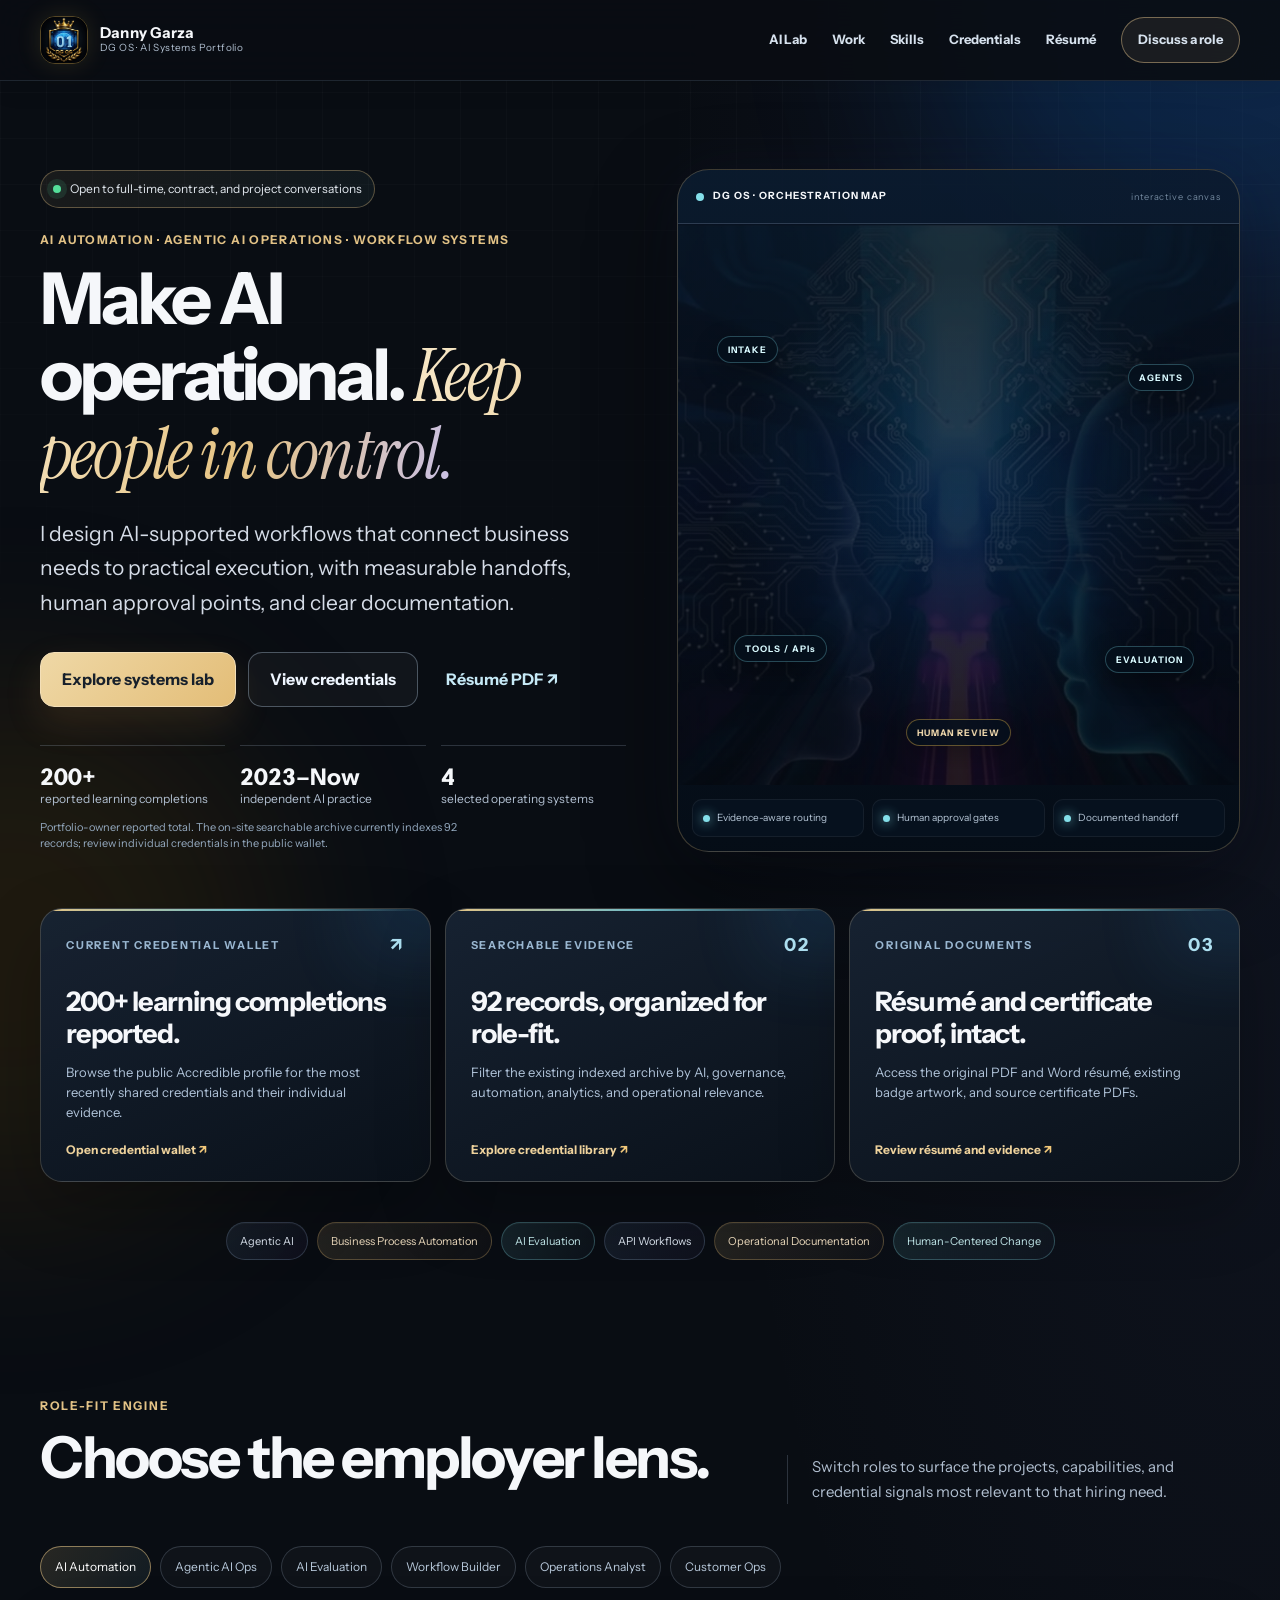
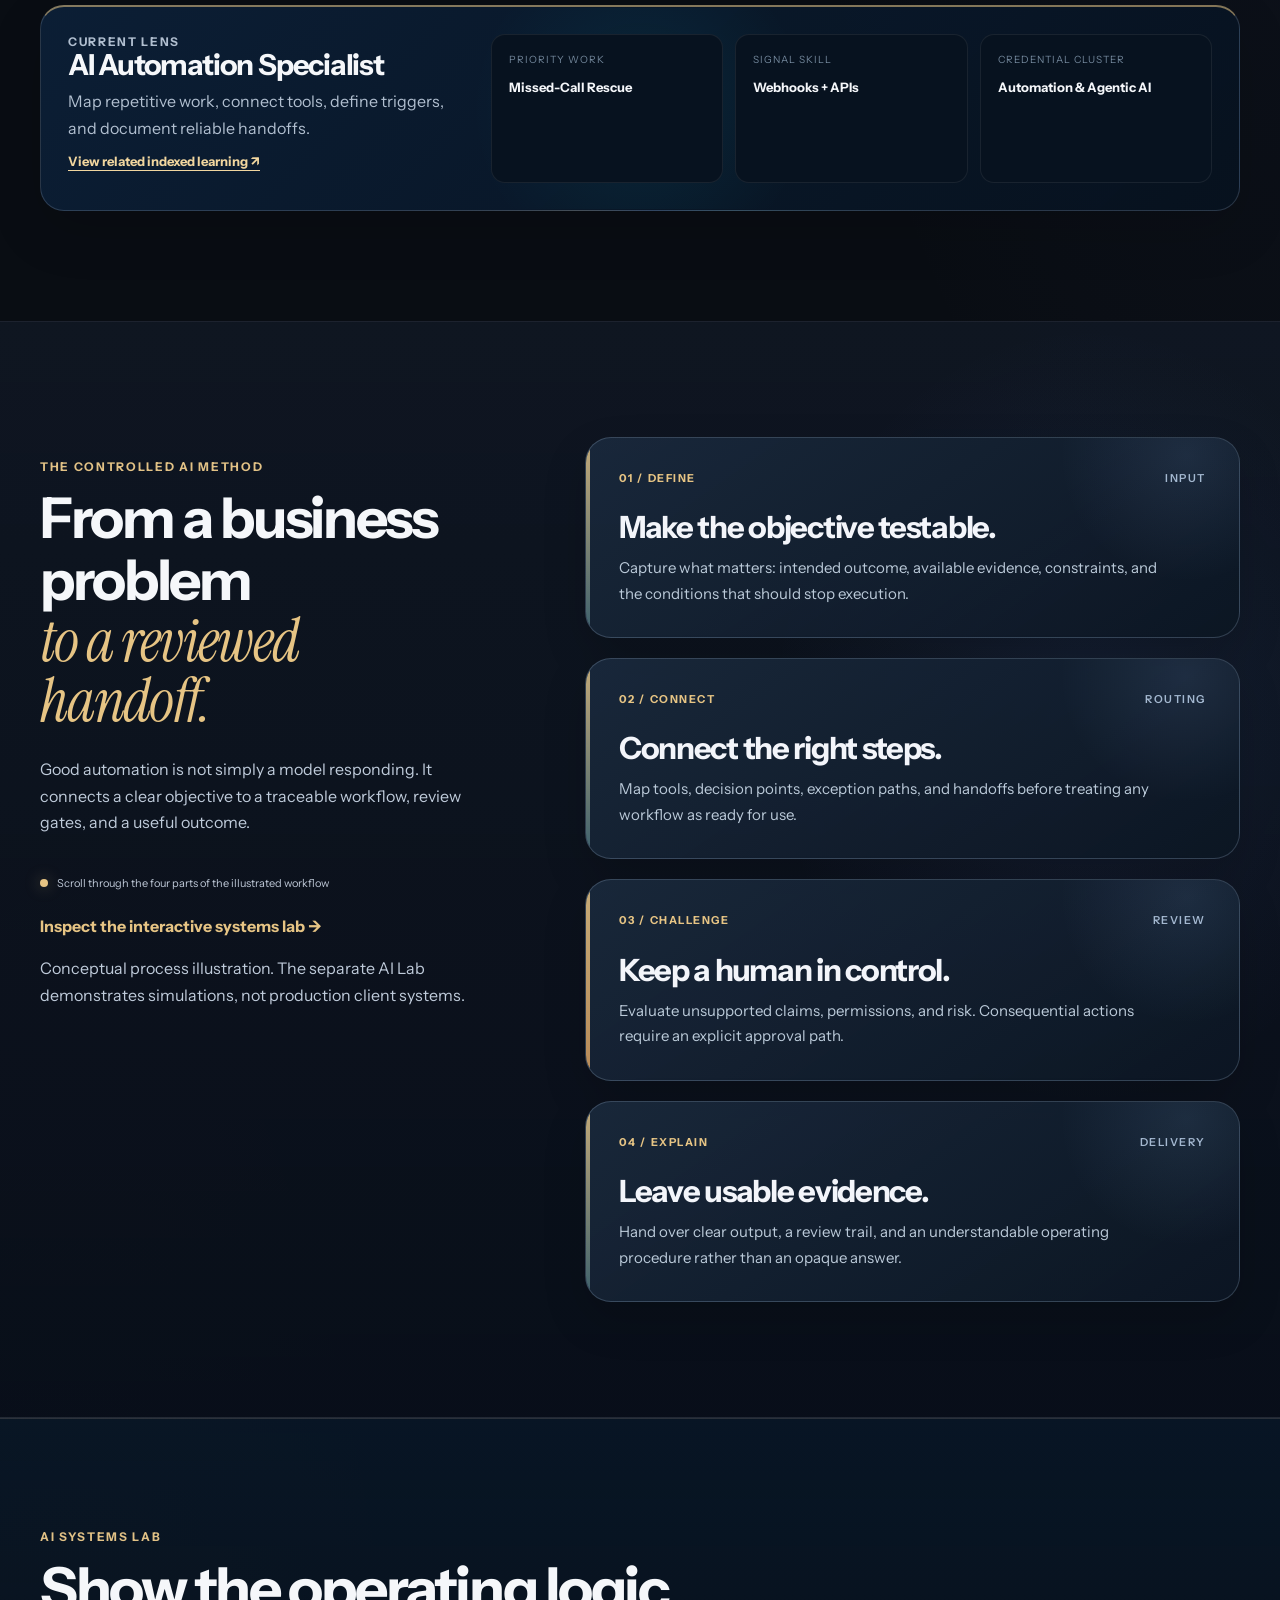
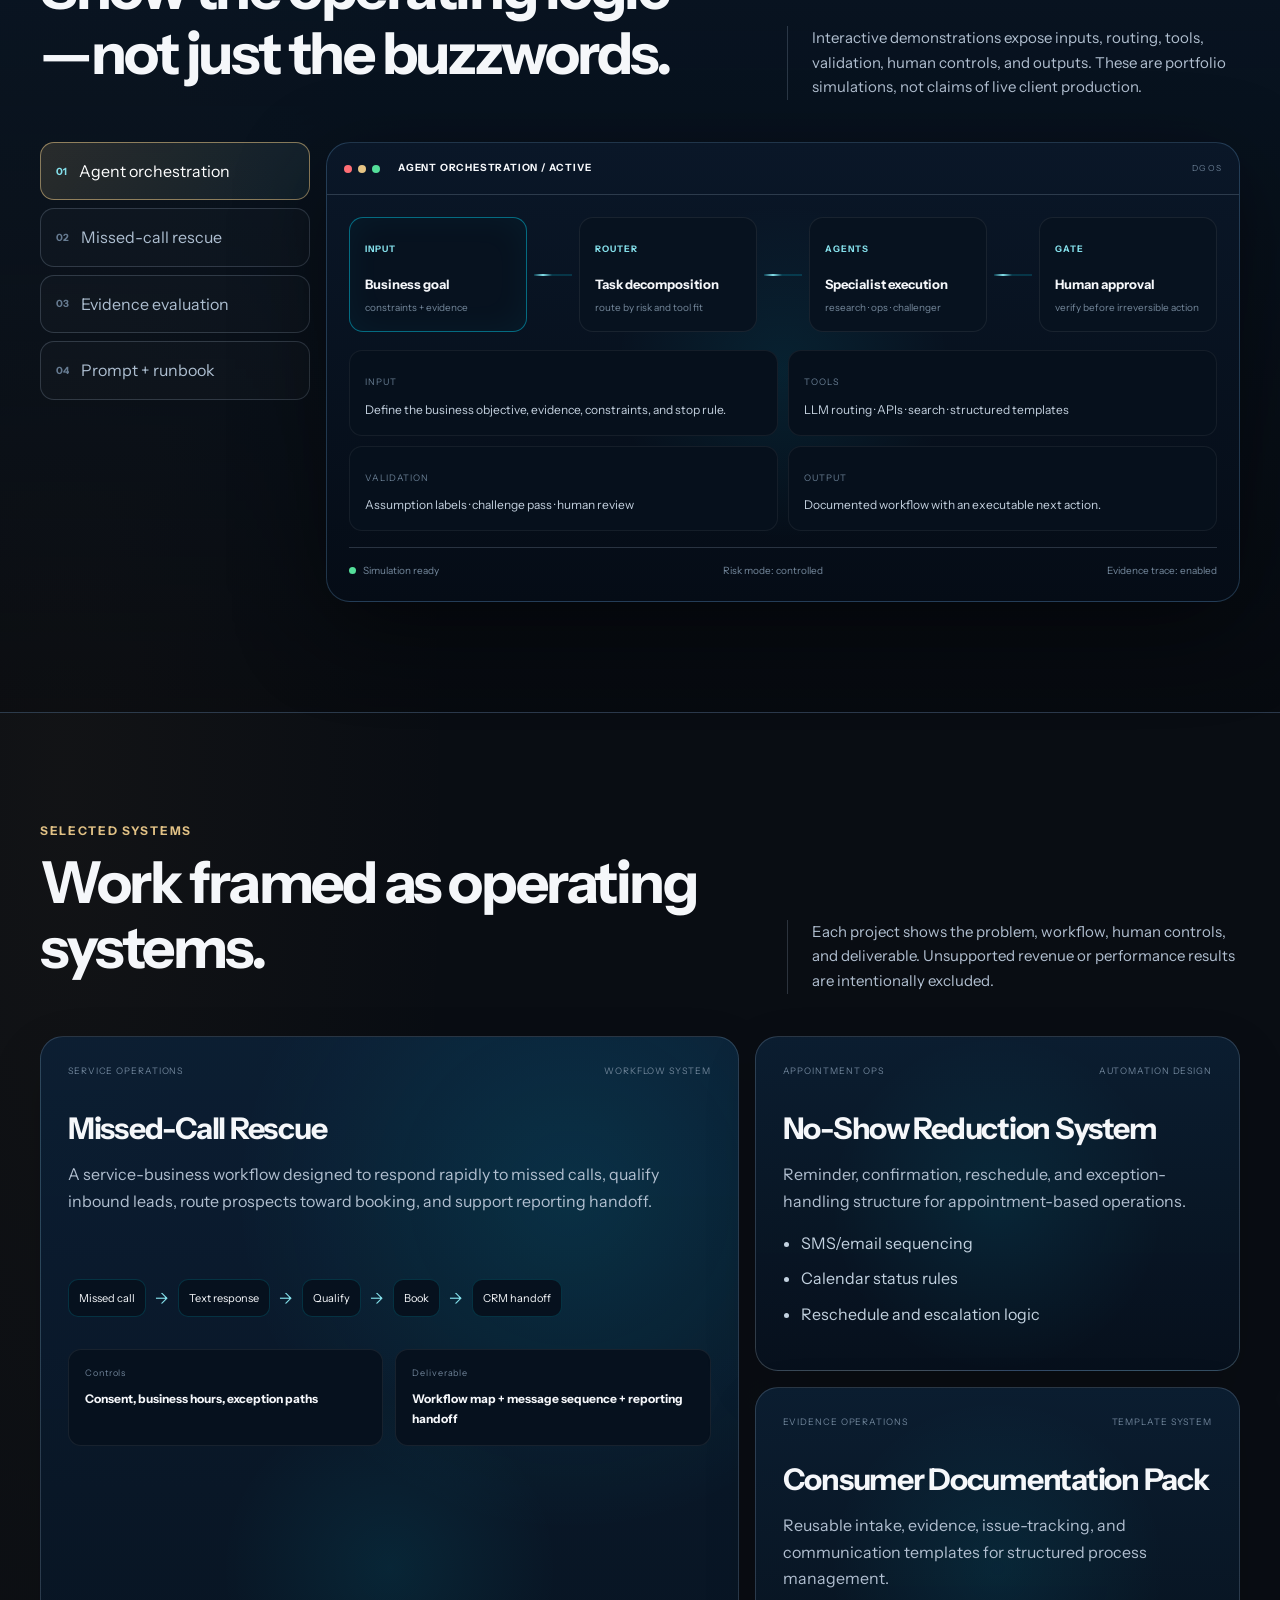
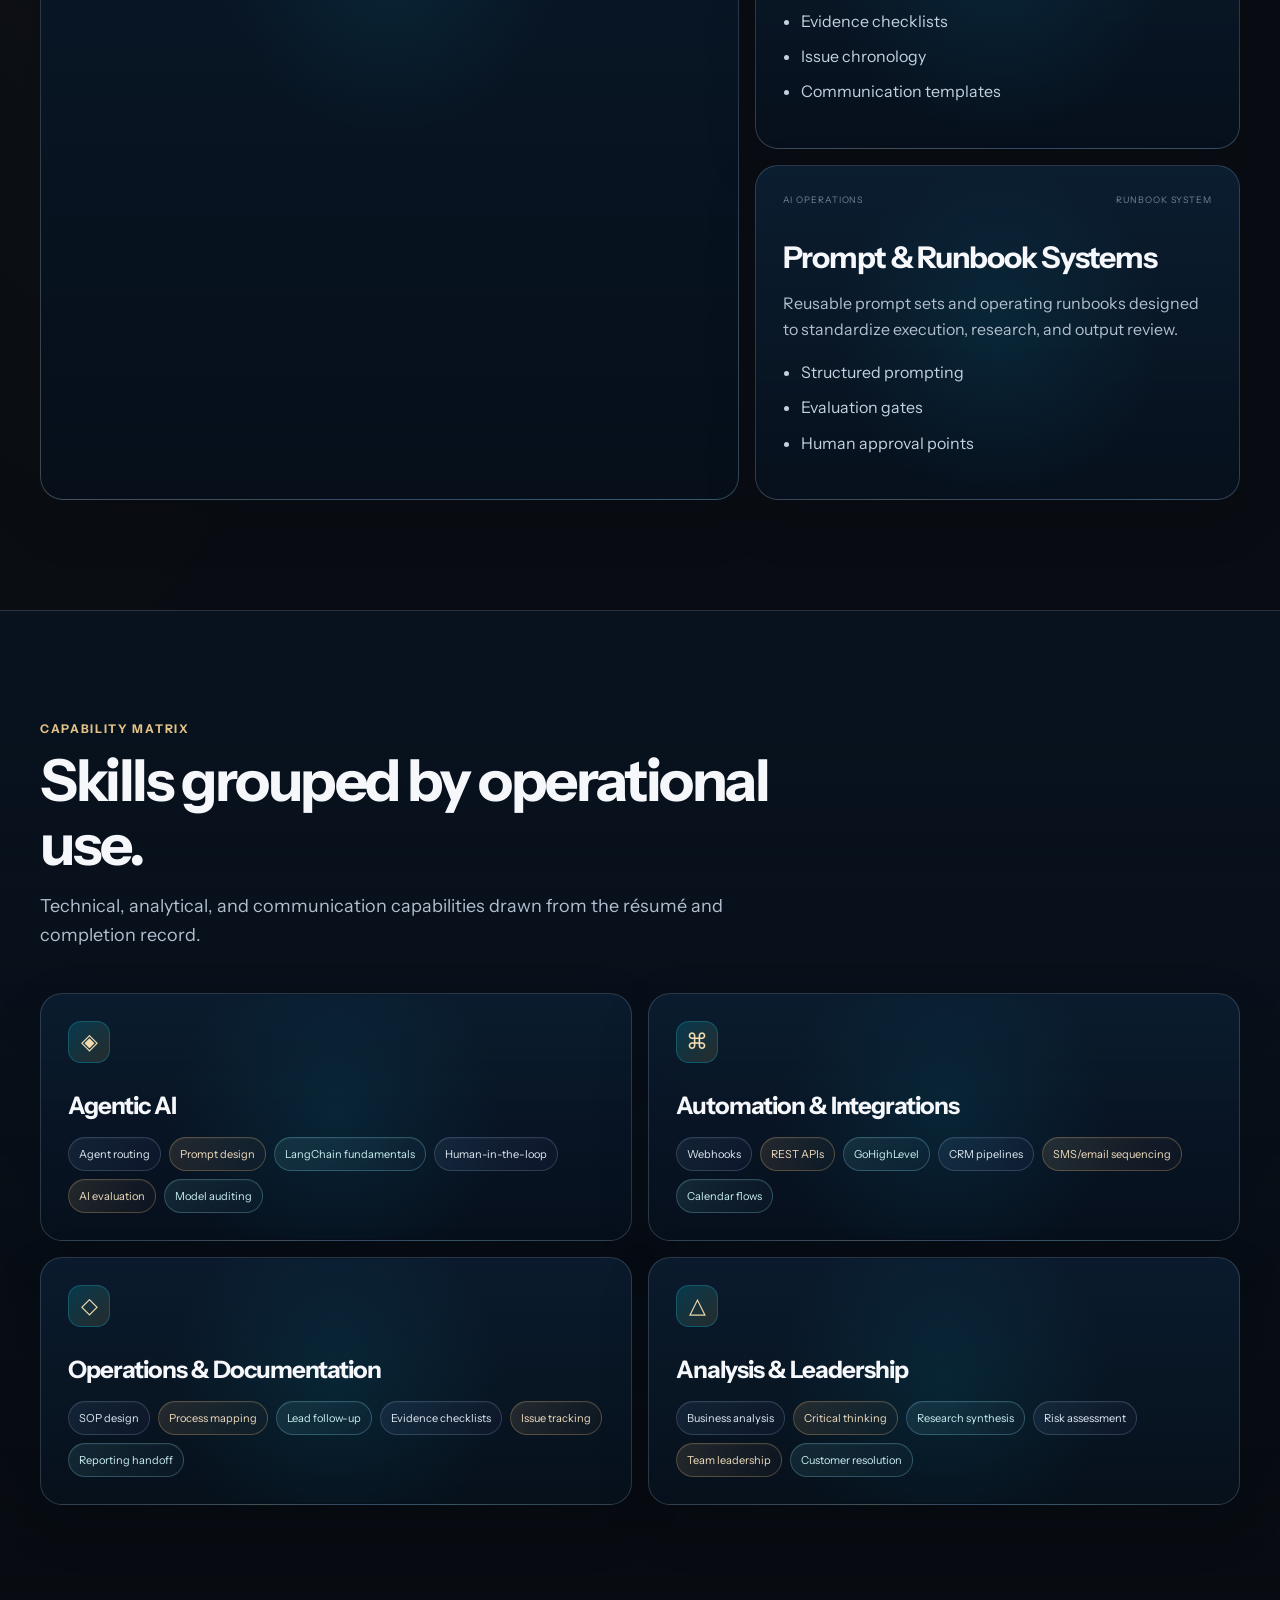
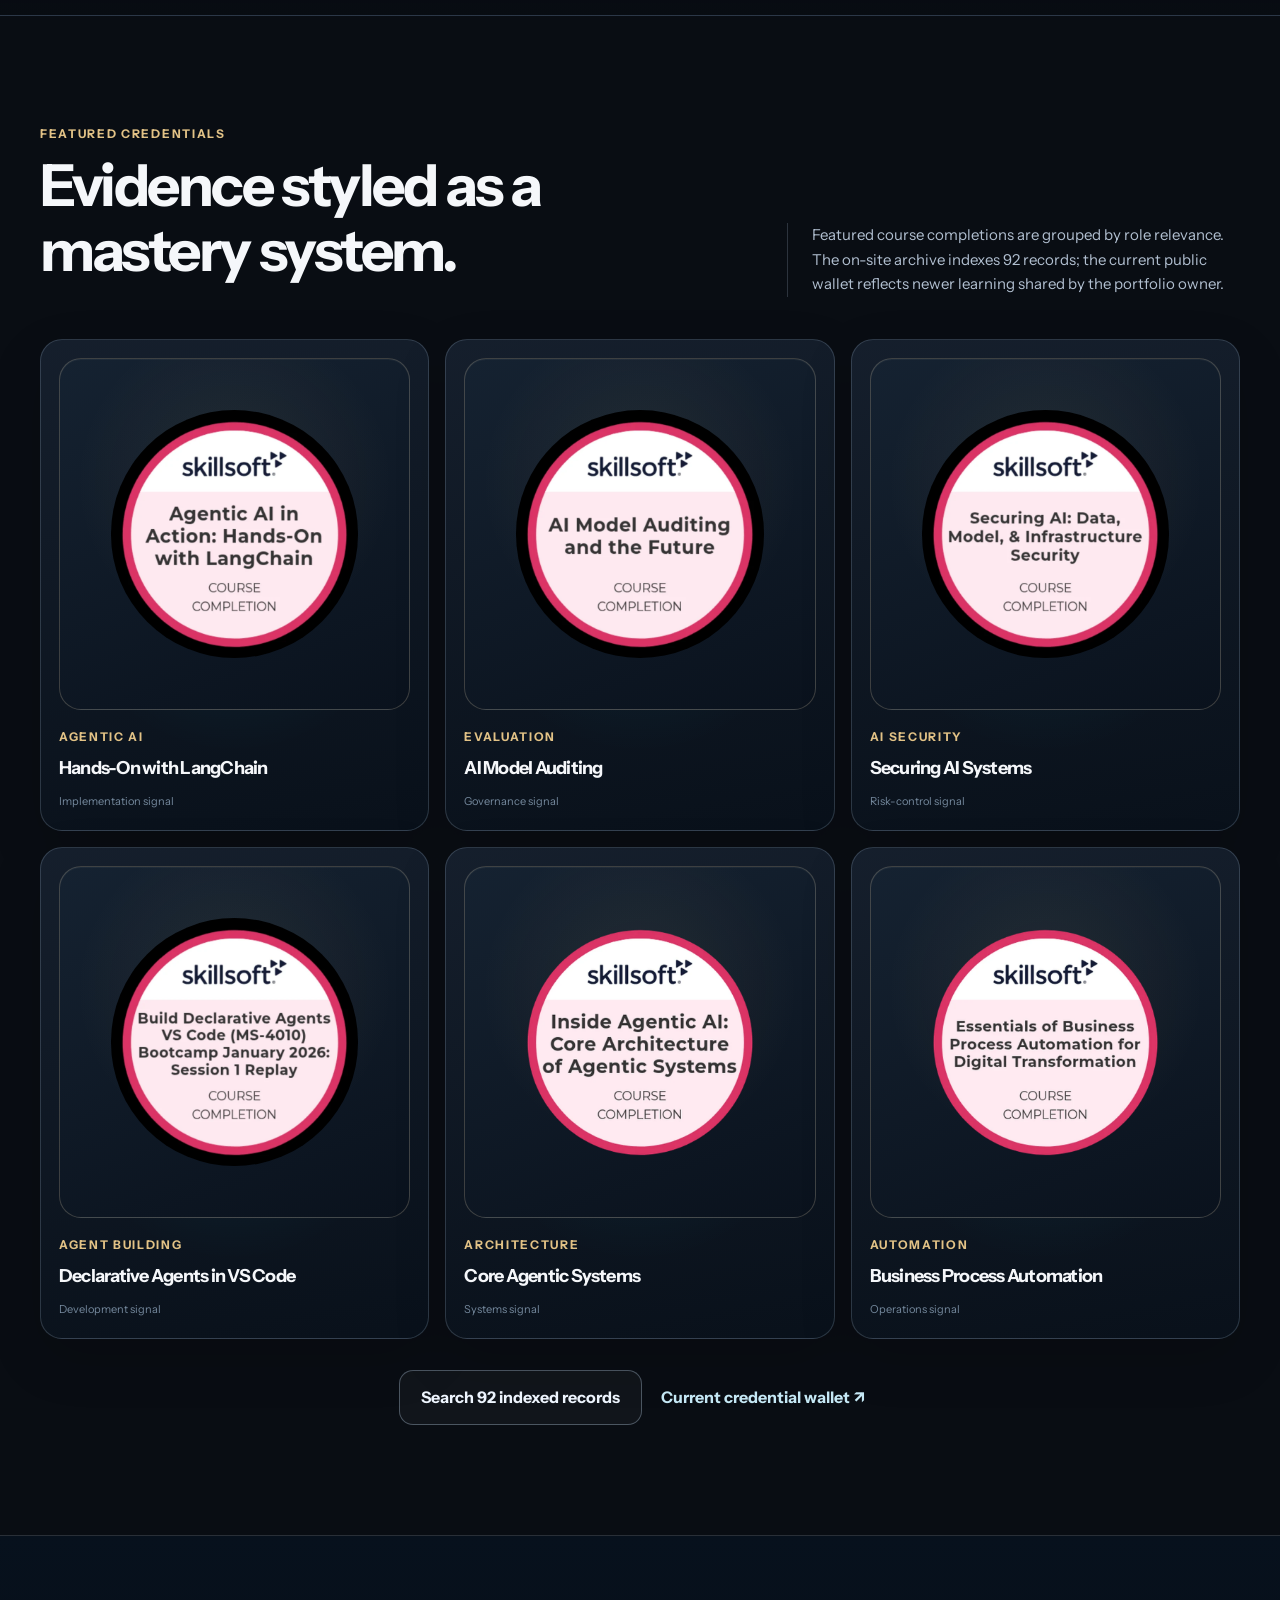
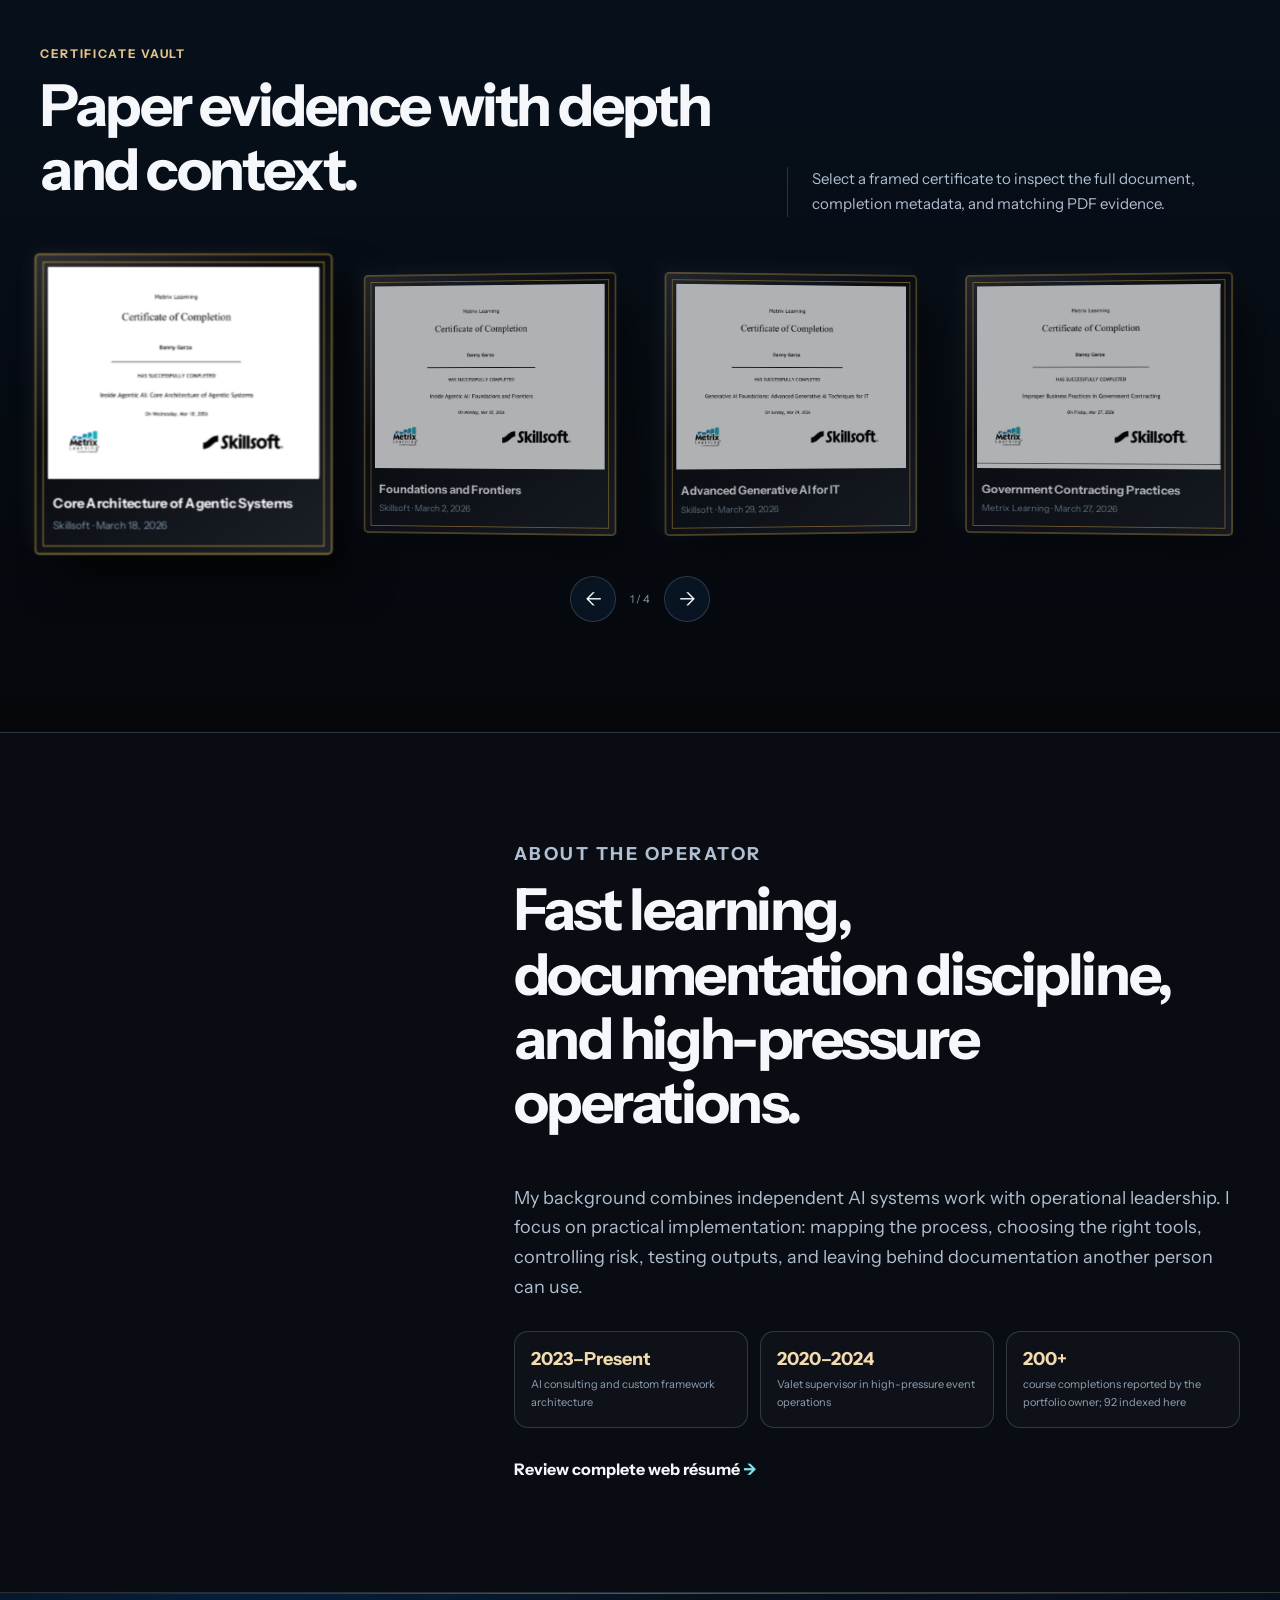
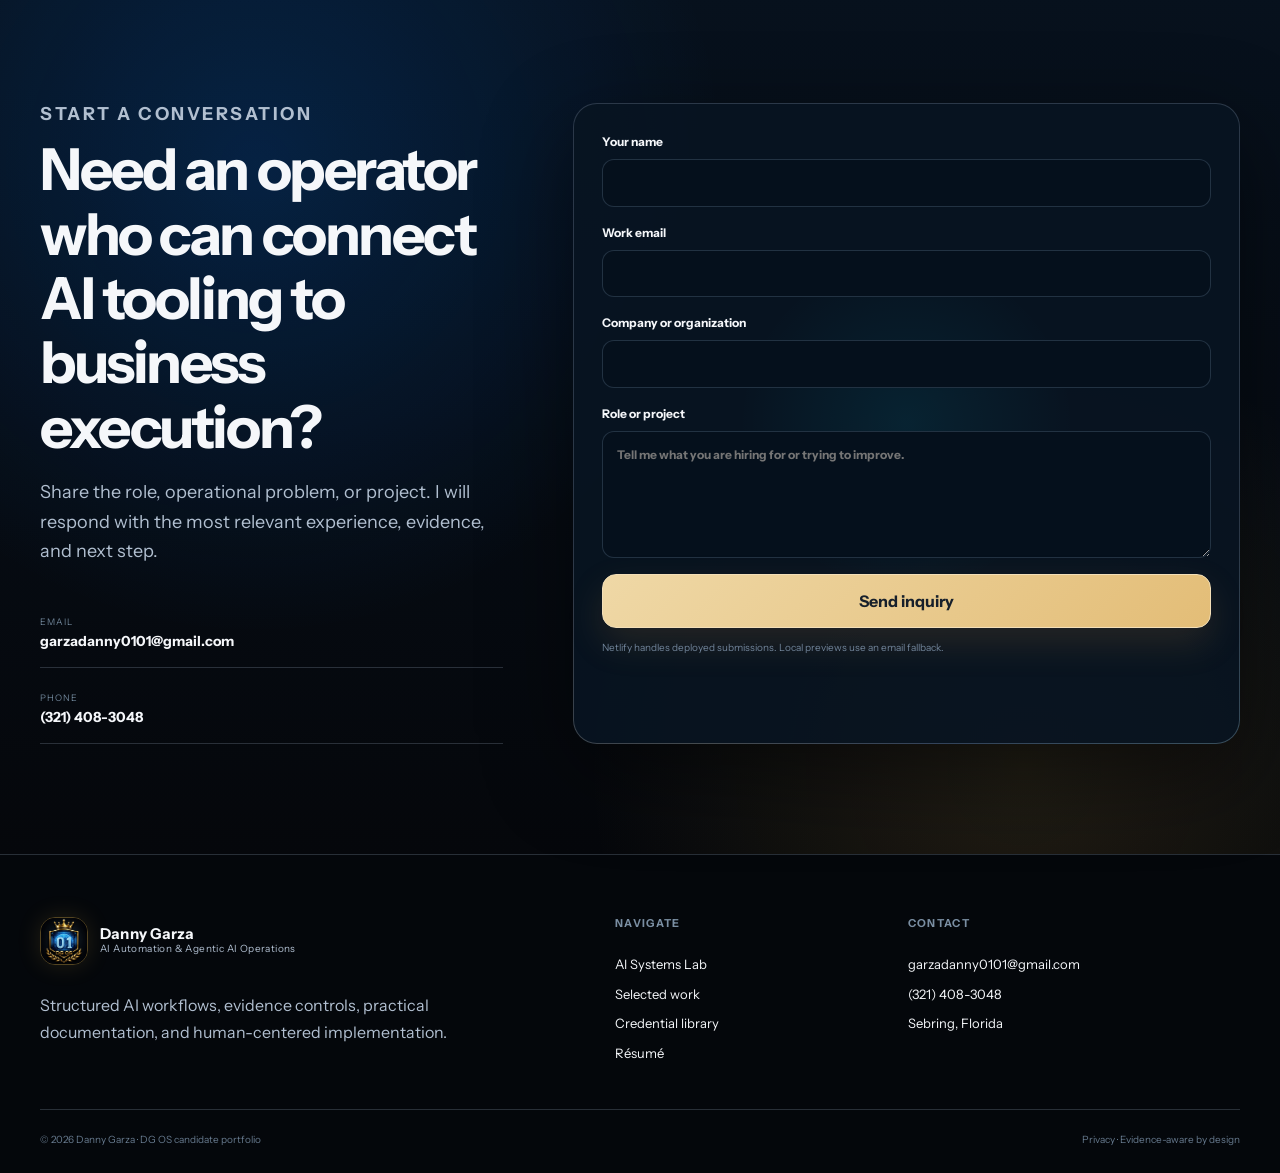
<file: index.html>
<!doctype html>
<html lang="en">
<head>
  <meta charset="utf-8">
  <meta name="viewport" content="width=device-width,initial-scale=1">
  <meta name="theme-color" content="#090d13">
  <title>Danny Garza | AI Automation & Agentic AI Operations</title>
  <meta name="description" content="Danny Garza — AI automation, agentic operations and accountable workflow design. Explore projects, original résumé files, 92 indexed learning records and the current public credential wallet.">
  <link rel="canonical" href="https://danny-garza-resume-portfolio.netlify.app/">
  <meta property="og:type" content="profile">
  <meta property="og:title" content="Danny Garza | AI Automation & Agentic AI Operations">
  <meta property="og:description" content="Interactive hiring portfolio for AI automation, workflow systems, and agentic AI operations roles.">
  <meta property="og:image" content="https://danny-garza-resume-portfolio.netlify.app/assets/images/brand/og-image.webp">
  <meta property="og:url" content="https://danny-garza-resume-portfolio.netlify.app/">
  <meta name="twitter:card" content="summary_large_image">
  <link rel="icon" href="assets/images/brand/dg-os-crown.webp" type="image/webp">
  
  <link rel="preconnect" href="https://fonts.googleapis.com">
  <link rel="preconnect" href="https://fonts.gstatic.com" crossorigin>
  <link href="https://fonts.googleapis.com/css2?family=Instrument+Sans:wght@400;500;600;700;800&family=Instrument+Serif:ital@0;1&display=swap" rel="stylesheet">
  <script>document.documentElement.classList.add('js')</script><link rel="stylesheet" href="assets/css/styles.css"><link rel="stylesheet" href="assets/css/premium-2027.css"><link rel="stylesheet" href="assets/css/hybrid-editorial-observatory.css">
  <script type="application/ld+json">
  {
    "@context":"https://schema.org",
    "@type":"ProfilePage",
    "dateCreated":"2026-07-20",
    "dateModified":"2026-07-20",
    "mainEntity":{
      "@type":"Person",
      "name":"Danny Garza",
      "jobTitle":"AI Automation and Agentic AI Operations Practitioner",
      "description":"AI automation, agentic workflow systems, operational documentation, evaluation controls, and human-centered implementation.",
      "email":"mailto:garzadanny0101@gmail.com",
      "telephone":"+1-321-408-3048",
      "homeLocation":{"@type":"Place","name":"Sebring, Florida"},
      "url":"https://danny-garza-resume-portfolio.netlify.app/",
      "sameAs":["https://danny-garza-resume-portfolio.netlify.app","https://t.me/SolidKnowledge","https://www.tiktok.com/@dannygarza0101"],
      "knowsAbout":["Agentic AI","AI automation","Workflow design","Prompt engineering","Business process automation","REST APIs","Webhooks","GoHighLevel","Google Workspace","Business analysis","AI evaluation"]
    }
  }
  </script>
</head>
<body data-page="home">
  <a class="skip-link" href="#main">Skip to content</a>
  <div class="progress-track" aria-hidden="true"><span data-progress></span></div>
  <div class="background-grid" aria-hidden="true"></div>
  <div class="ambient ambient-blue" aria-hidden="true"></div>
  <div class="ambient ambient-gold" aria-hidden="true"></div>

  <header class="site-header" data-header>
    <div class="nav-shell">
      <a class="brand" href="index.html" aria-label="Danny Garza portfolio home">
        <span class="brand-emblem"><img src="assets/images/brand/dg-os-crown.webp" alt="" width="56" height="56"></span>
        <span class="brand-copy"><strong>Danny Garza</strong><small>DG OS · AI Systems Portfolio</small></span>
      </a>
      <button class="nav-toggle" type="button" aria-expanded="false" aria-controls="primary-nav" data-nav-toggle>
        <span class="sr-only">Toggle navigation</span><span></span><span></span>
      </button>
      <nav id="primary-nav" class="site-nav" data-nav>
        <a href="#lab">AI Lab</a>
        <a href="#work">Work</a>
        <a href="#skills">Skills</a>
        <a href="credentials.html">Credentials</a>
        <a href="resume.html">Résumé</a>
        <a class="nav-action" href="#contact">Discuss a role</a>
      </nav>
    </div>
  </header>

  <main id="main">
    <section class="hero section-shell">
      <div class="hero-copy reveal">
        <div class="status-pill"><span></span> Open to full-time, contract, and project conversations</div>
        <p class="kicker">AI AUTOMATION · AGENTIC AI OPERATIONS · WORKFLOW SYSTEMS</p>
        <h1>Make AI operational. <em>Keep people in control.</em></h1>
        <p class="hero-lede">I design AI-supported workflows that connect business needs to practical execution, with measurable handoffs, human approval points, and clear documentation.</p>
        <div class="hero-actions">
          <a class="button primary" href="#lab">Explore systems lab</a>
          <a class="button secondary" href="credentials.html">View credentials</a>
          <a class="button tertiary" href="assets/docs/resume/Danny-Garza-Resume.pdf" target="_blank" rel="noopener">Résumé PDF ↗</a>
        </div>
        <div class="hero-proof" aria-label="Portfolio facts">
          <div><strong>200+</strong><span>reported learning completions</span></div>
          <div><strong>2023–Now</strong><span>independent AI practice</span></div>
          <div><strong>4</strong><span>selected operating systems</span></div>
        </div>
        <p class="proof-disclaimer">Portfolio-owner reported total. The on-site searchable archive currently indexes 92 records; review individual credentials in the public wallet.</p>
      </div>

      <div class="hero-visual reveal">
        <div class="globe-shell glow-card" data-glow-card>
          <div class="globe-toolbar"><span class="live-dot"></span><b>DG OS · ORCHESTRATION MAP</b><small>interactive canvas</small></div>
          <div class="globe-stage" data-globe-stage>
            <canvas id="ai-globe" width="760" height="760" aria-label="Interactive visualization of AI workflow routing"></canvas>
            <div class="globe-fallback" aria-hidden="true"><img src="assets/images/ai/agent-network.webp" alt=""></div>
            <div class="globe-label label-intake">INTAKE</div>
            <div class="globe-label label-agents">AGENTS</div>
            <div class="globe-label label-tools">TOOLS / APIs</div>
            <div class="globe-label label-eval">EVALUATION</div>
            <div class="globe-label label-human">HUMAN REVIEW</div>
          </div>
          <div class="globe-readout">
            <span><i></i>Evidence-aware routing</span>
            <span><i></i>Human approval gates</span>
            <span><i></i>Documented handoff</span>
          </div>
        </div>
      </div>
    </section>

<section class="proof-dock section-shell reveal" aria-label="Explore professional evidence">
      <a class="proof-card" href="https://www.credential.net/profile/garzadanny0101/wallet" target="_blank" rel="noopener noreferrer">
        <span class="proof-card__eyebrow">CURRENT CREDENTIAL WALLET <b aria-hidden="true">↗</b></span>
        <h2>200+ learning completions reported.</h2>
        <p>Browse the public Accredible profile for the most recently shared credentials and their individual evidence.</p>
        <span class="proof-card__link">Open credential wallet <span aria-hidden="true">↗</span></span>
      </a>
      <a class="proof-card" href="credentials.html">
        <span class="proof-card__eyebrow">SEARCHABLE EVIDENCE <b aria-hidden="true">02</b></span>
        <h2>92 records, organized for role-fit.</h2>
        <p>Filter the existing indexed archive by AI, governance, automation, analytics, and operational relevance.</p>
        <span class="proof-card__link">Explore credential library <span aria-hidden="true">↗</span></span>
      </a>
      <a class="proof-card" href="resume.html">
        <span class="proof-card__eyebrow">ORIGINAL DOCUMENTS <b aria-hidden="true">03</b></span>
        <h2>Résumé and certificate proof, intact.</h2>
        <p>Access the original PDF and Word résumé, existing badge artwork, and source certificate PDFs.</p>
        <span class="proof-card__link">Review résumé and evidence <span aria-hidden="true">↗</span></span>
      </a>
    </section>

    <section class="signal-strip section-shell reveal" aria-label="Core focus areas">
      <span>Agentic AI</span><span>Business Process Automation</span><span>AI Evaluation</span><span>API Workflows</span><span>Operational Documentation</span><span>Human-Centered Change</span>
    </section>

    <section class="section-block section-shell" id="role-fit">
      <div class="section-heading split-heading reveal">
        <div><p class="kicker">ROLE-FIT ENGINE</p><h2>Choose the employer lens.</h2></div>
        <p>Switch roles to surface the projects, capabilities, and credential signals most relevant to that hiring need.</p>
      </div>
      <div class="role-selector reveal" role="tablist" aria-label="Target role">
        <button role="tab" aria-selected="true" data-role-target="AI Automation Specialist">AI Automation</button>
        <button role="tab" aria-selected="false" data-role-target="Agentic AI Operations">Agentic AI Ops</button>
        <button role="tab" aria-selected="false" data-role-target="AI Evaluation / Governance">AI Evaluation</button>
        <button role="tab" aria-selected="false" data-role-target="Workflow Builder">Workflow Builder</button>
        <button role="tab" aria-selected="false" data-role-target="Operations Analyst">Operations Analyst</button>
        <button role="tab" aria-selected="false" data-role-target="Customer Operations / RevOps">Customer Ops</button>
      </div>
      <div class="role-output glow-card reveal" data-glow-card>
        <div class="role-output-copy"><p class="eyebrow">CURRENT LENS</p><h3 data-role-title>AI Automation Specialist</h3><p data-role-summary aria-live="polite">Map repetitive work, connect tools, define triggers, and document reliable handoffs.</p><a class="role-evidence-link" data-role-evidence-link href="credentials.html?role=AI+Automation+Specialist#credential-index">View related indexed learning ↗</a></div>
        <div class="role-output-metrics">
          <div><span>Priority work</span><strong data-role-project>Missed-Call Rescue</strong></div>
          <div><span>Signal skill</span><strong data-role-skill>Webhooks + APIs</strong></div>
          <div><span>Credential cluster</span><strong data-role-credential>Automation & Agentic AI</strong></div>
        </div>
      </div>
    </section>

    <section class="journey-section" id="how-i-build" aria-labelledby="journey-title">
      <div class="journey-layout section-shell">
        <div class="journey-intro">
          <p class="kicker">THE CONTROLLED AI METHOD</p>
          <h2 id="journey-title">From a business problem <em>to a reviewed handoff.</em></h2>
          <p>Good automation is not simply a model responding. It connects a clear objective to a traceable workflow, review gates, and a useful outcome.</p>
          <div class="journey-legend"><i aria-hidden="true"></i><span>Scroll through the four parts of the illustrated workflow</span></div>
          <a class="text-link" href="#lab">Inspect the interactive systems lab →</a>
          <p class="journey-note">Conceptual process illustration. The separate AI Lab demonstrates simulations, not production client systems.</p>
        </div>
        <ol class="journey-steps">
          <li class="journey-step">
            <div class="journey-step__meta"><span>01 / Define</span><span>Input</span></div>
            <h3>Make the objective testable.</h3>
            <p>Capture what matters: intended outcome, available evidence, constraints, and the conditions that should stop execution.</p>
          </li>
          <li class="journey-step">
            <div class="journey-step__meta"><span>02 / Connect</span><span>Routing</span></div>
            <h3>Connect the right steps.</h3>
            <p>Map tools, decision points, exception paths, and handoffs before treating any workflow as ready for use.</p>
          </li>
          <li class="journey-step">
            <div class="journey-step__meta"><span>03 / Challenge</span><span>Review</span></div>
            <h3>Keep a human in control.</h3>
            <p>Evaluate unsupported claims, permissions, and risk. Consequential actions require an explicit approval path.</p>
          </li>
          <li class="journey-step">
            <div class="journey-step__meta"><span>04 / Explain</span><span>Delivery</span></div>
            <h3>Leave usable evidence.</h3>
            <p>Hand over clear output, a review trail, and an understandable operating procedure rather than an opaque answer.</p>
          </li>
        </ol>
      </div>
    </section>

    <section class="lab-section" id="lab">
      <div class="section-shell">
        <div class="section-heading split-heading reveal">
          <div><p class="kicker">AI SYSTEMS LAB</p><h2>Show the operating logic—not just the buzzwords.</h2></div>
          <p>Interactive demonstrations expose inputs, routing, tools, validation, human controls, and outputs. These are portfolio simulations, not claims of live client production.</p>
        </div>
        <div class="lab-layout">
          <div class="lab-tabs reveal" role="tablist" aria-label="AI systems demonstrations">
            <button class="is-active" role="tab" aria-selected="true" data-lab-tab="orchestration"><span>01</span>Agent orchestration</button>
            <button role="tab" aria-selected="false" data-lab-tab="missed-call"><span>02</span>Missed-call rescue</button>
            <button role="tab" aria-selected="false" data-lab-tab="evaluation"><span>03</span>Evidence evaluation</button>
            <button role="tab" aria-selected="false" data-lab-tab="runbook"><span>04</span>Prompt + runbook</button>
          </div>
          <div class="lab-console glow-card reveal" data-glow-card>
            <div class="console-header"><div><span></span><span></span><span></span></div><b data-lab-console-title>AGENT ORCHESTRATION / ACTIVE</b><small>DG OS</small></div>
            <div class="console-body">
              <div class="flow-map" data-flow-map>
                <div class="flow-node node-input is-active"><span>INPUT</span><b>Business goal</b><small>constraints + evidence</small></div>
                <div class="flow-connector"><i></i></div>
                <div class="flow-node"><span>ROUTER</span><b>Task decomposition</b><small>route by risk and tool fit</small></div>
                <div class="flow-connector"><i></i></div>
                <div class="flow-node"><span>AGENTS</span><b>Specialist execution</b><small>research · ops · challenger</small></div>
                <div class="flow-connector"><i></i></div>
                <div class="flow-node"><span>GATE</span><b>Human approval</b><small>verify before irreversible action</small></div>
              </div>
              <div class="console-grid">
                <div><small>INPUT</small><p data-lab-input>Define the business objective, evidence, constraints, and stop rule.</p></div>
                <div><small>TOOLS</small><p data-lab-tools>LLM routing · APIs · search · structured templates</p></div>
                <div><small>VALIDATION</small><p data-lab-validation>Assumption labels · challenge pass · human review</p></div>
                <div><small>OUTPUT</small><p data-lab-output>Documented workflow with an executable next action.</p></div>
              </div>
              <div class="console-statusbar"><span><i class="status-green"></i>Simulation ready</span><span>Risk mode: controlled</span><span>Evidence trace: enabled</span></div>
            </div>
          </div>
        </div>
      </div>
    </section>

    <section class="section-block section-shell" id="work">
      <div class="section-heading split-heading reveal">
        <div><p class="kicker">SELECTED SYSTEMS</p><h2>Work framed as operating systems.</h2></div>
        <p>Each project shows the problem, workflow, human controls, and deliverable. Unsupported revenue or performance results are intentionally excluded.</p>
      </div>
      <div class="project-grid">
        <article class="project-card project-feature glow-card reveal" data-glow-card>
          <div class="project-top"><span>Service Operations</span><span>Workflow System</span></div>
          <h3>Missed-Call Rescue</h3>
          <p>A service-business workflow designed to respond rapidly to missed calls, qualify inbound leads, route prospects toward booking, and support reporting handoff.</p>
          <div class="project-flow"><span>Missed call</span><i>→</i><span>Text response</span><i>→</i><span>Qualify</span><i>→</i><span>Book</span><i>→</i><span>CRM handoff</span></div>
          <div class="project-detail-grid"><div><small>Controls</small><b>Consent, business hours, exception paths</b></div><div><small>Deliverable</small><b>Workflow map + message sequence + reporting handoff</b></div></div>
        </article>
        <article class="project-card glow-card reveal" data-glow-card>
          <div class="project-top"><span>Appointment Ops</span><span>Automation Design</span></div>
          <h3>No-Show Reduction System</h3><p>Reminder, confirmation, reschedule, and exception-handling structure for appointment-based operations.</p><ul><li>SMS/email sequencing</li><li>Calendar status rules</li><li>Reschedule and escalation logic</li></ul>
        </article>
        <article class="project-card glow-card reveal" data-glow-card>
          <div class="project-top"><span>Evidence Operations</span><span>Template System</span></div>
          <h3>Consumer Documentation Pack</h3><p>Reusable intake, evidence, issue-tracking, and communication templates for structured process management.</p><ul><li>Evidence checklists</li><li>Issue chronology</li><li>Communication templates</li></ul>
        </article>
        <article class="project-card glow-card reveal" data-glow-card>
          <div class="project-top"><span>AI Operations</span><span>Runbook System</span></div>
          <h3>Prompt & Runbook Systems</h3><p>Reusable prompt sets and operating runbooks designed to standardize execution, research, and output review.</p><ul><li>Structured prompting</li><li>Evaluation gates</li><li>Human approval points</li></ul>
        </article>
      </div>
    </section>

    <section class="skills-section" id="skills">
      <div class="section-shell">
        <div class="section-heading reveal"><p class="kicker">CAPABILITY MATRIX</p><h2>Skills grouped by operational use.</h2><p>Technical, analytical, and communication capabilities drawn from the résumé and completion record.</p></div>
        <div class="skills-grid">
          <article class="skill-card glow-card reveal" data-glow-card><span class="skill-icon">◈</span><h3>Agentic AI</h3><div class="chip-cloud"><span>Agent routing</span><span>Prompt design</span><span>LangChain fundamentals</span><span>Human-in-the-loop</span><span>AI evaluation</span><span>Model auditing</span></div></article>
          <article class="skill-card glow-card reveal" data-glow-card><span class="skill-icon">⌘</span><h3>Automation & Integrations</h3><div class="chip-cloud"><span>Webhooks</span><span>REST APIs</span><span>GoHighLevel</span><span>CRM pipelines</span><span>SMS/email sequencing</span><span>Calendar flows</span></div></article>
          <article class="skill-card glow-card reveal" data-glow-card><span class="skill-icon">◇</span><h3>Operations & Documentation</h3><div class="chip-cloud"><span>SOP design</span><span>Process mapping</span><span>Lead follow-up</span><span>Evidence checklists</span><span>Issue tracking</span><span>Reporting handoff</span></div></article>
          <article class="skill-card glow-card reveal" data-glow-card><span class="skill-icon">△</span><h3>Analysis & Leadership</h3><div class="chip-cloud"><span>Business analysis</span><span>Critical thinking</span><span>Research synthesis</span><span>Risk assessment</span><span>Team leadership</span><span>Customer resolution</span></div></article>
        </div>
      </div>
    </section>

    <section class="section-block section-shell" id="credentials-preview">
      <div class="section-heading split-heading reveal">
        <div><p class="kicker">FEATURED CREDENTIALS</p><h2>Evidence styled as a mastery system.</h2></div>
        <p>Featured course completions are grouped by role relevance. The on-site archive indexes 92 records; the current public wallet reflects newer learning shared by the portfolio owner.</p>
      </div>
      <div class="badge-grid">
        <article class="mastery-badge glow-card reveal" data-glow-card><div class="badge-chassis badge-cyan"><img src="assets/images/badges/agentic-ai-langchain.webp" alt="Agentic AI in Action Hands-On with LangChain course completion badge" loading="lazy"></div><p class="eyebrow">AGENTIC AI</p><h3>Hands-On with LangChain</h3><span>Implementation signal</span></article>
        <article class="mastery-badge glow-card reveal" data-glow-card><div class="badge-chassis badge-gold"><img src="assets/images/badges/ai-model-auditing.webp" alt="AI Model Auditing and the Future course completion badge" loading="lazy"></div><p class="eyebrow">EVALUATION</p><h3>AI Model Auditing</h3><span>Governance signal</span></article>
        <article class="mastery-badge glow-card reveal" data-glow-card><div class="badge-chassis badge-blue"><img src="assets/images/badges/securing-ai.webp" alt="Securing AI Data Model and Infrastructure Security course completion badge" loading="lazy"></div><p class="eyebrow">AI SECURITY</p><h3>Securing AI Systems</h3><span>Risk-control signal</span></article>
        <article class="mastery-badge glow-card reveal" data-glow-card><div class="badge-chassis badge-cyan"><img src="assets/images/badges/declarative-agents-vscode.webp" alt="Build Declarative Agents VS Code bootcamp course completion badge" loading="lazy"></div><p class="eyebrow">AGENT BUILDING</p><h3>Declarative Agents in VS Code</h3><span>Development signal</span></article>
        <article class="mastery-badge glow-card reveal" data-glow-card><div class="badge-chassis badge-gold"><img src="assets/images/badges/inside-agentic-ai-core-architecture.webp" alt="Inside Agentic AI Core Architecture course completion badge" loading="lazy"></div><p class="eyebrow">ARCHITECTURE</p><h3>Core Agentic Systems</h3><span>Systems signal</span></article>
        <article class="mastery-badge glow-card reveal" data-glow-card><div class="badge-chassis badge-blue"><img src="assets/images/badges/business-process-automation.webp" alt="Business Process Automation course completion badge" loading="lazy"></div><p class="eyebrow">AUTOMATION</p><h3>Business Process Automation</h3><span>Operations signal</span></article>
      </div>
      <div class="center-action reveal"><a class="button secondary" href="credentials.html">Search 92 indexed records</a> <a class="button tertiary" href="https://www.credential.net/profile/garzadanny0101/wallet" target="_blank" rel="noopener noreferrer">Current credential wallet ↗</a></div>
    </section>

    <section class="certificate-section">
      <div class="section-shell">
        <div class="section-heading split-heading reveal"><div><p class="kicker">CERTIFICATE VAULT</p><h2>Paper evidence with depth and context.</h2></div><p>Select a framed certificate to inspect the full document, completion metadata, and matching PDF evidence.</p></div>
        <div class="certificate-stage reveal" data-certificate-stage>
          <button class="certificate-frame is-active" data-certificate-index="0" type="button"><span class="frame-light"></span><img src="assets/images/certificates/inside-agentic-ai-core-architecture.webp" alt="Inside Agentic AI Core Architecture certificate preview"><span class="certificate-caption"><b>Core Architecture of Agentic Systems</b><small>Skillsoft · March 18, 2026</small></span></button>
          <button class="certificate-frame" data-certificate-index="1" type="button"><span class="frame-light"></span><img src="assets/images/certificates/inside-agentic-ai-foundations-frontiers.webp" alt="Inside Agentic AI Foundations and Frontiers certificate preview"><span class="certificate-caption"><b>Foundations and Frontiers</b><small>Skillsoft · March 2, 2026</small></span></button>
          <button class="certificate-frame" data-certificate-index="2" type="button"><span class="frame-light"></span><img src="assets/images/certificates/generative-ai-advanced-it.webp" alt="Generative AI Advanced Techniques for IT certificate preview"><span class="certificate-caption"><b>Advanced Generative AI for IT</b><small>Skillsoft · March 29, 2026</small></span></button>
          <button class="certificate-frame" data-certificate-index="3" type="button"><span class="frame-light"></span><img src="assets/images/certificates/improper-business-practices.webp" alt="Improper Business Practices in Government Contracting certificate preview"><span class="certificate-caption"><b>Government Contracting Practices</b><small>Metrix Learning · March 27, 2026</small></span></button>
        </div>
        <div class="certificate-controls reveal"><button type="button" data-cert-prev aria-label="Previous certificate">←</button><span data-cert-position>1 / 4</span><button type="button" data-cert-next aria-label="Next certificate">→</button></div>
      </div>
    </section>

    <section class="section-block section-shell about-section">
      <div class="about-grid">
        <div class="about-photo reveal"><div class="photo-ring"><img src="assets/images/profile/danny-photo.webp" alt="Danny Garza" loading="lazy"></div><div class="photo-stamp"><img src="assets/images/brand/dg-os-crown.webp" alt="DG OS emblem" loading="lazy"></div></div>
        <div class="about-copy reveal"><p class="kicker">ABOUT THE OPERATOR</p><h2>Fast learning, documentation discipline, and high-pressure operations.</h2><p>My background combines independent AI systems work with operational leadership. I focus on practical implementation: mapping the process, choosing the right tools, controlling risk, testing outputs, and leaving behind documentation another person can use.</p><div class="about-points"><div><strong>2023–Present</strong><span>AI consulting and custom framework architecture</span></div><div><strong>2020–2024</strong><span>Valet supervisor in high-pressure event operations</span></div><div><strong>200+</strong><span>course completions reported by the portfolio owner; 92 indexed here</span></div></div><a class="text-link" href="resume.html">Review complete web résumé <span>→</span></a></div>
      </div>
    </section>

    <section class="contact-section" id="contact">
      <div class="section-shell contact-grid">
        <div class="contact-copy reveal"><p class="kicker">START A CONVERSATION</p><h2>Need an operator who can connect AI tooling to business execution?</h2><p>Share the role, operational problem, or project. I will respond with the most relevant experience, evidence, and next step.</p><div class="contact-direct"><a href="mailto:garzadanny0101@gmail.com"><span>Email</span><strong>garzadanny0101@gmail.com</strong></a><a href="tel:+13214083048"><span>Phone</span><strong>(321) 408-3048</strong></a></div></div>
        <form class="contact-form glow-card reveal" name="career-contact" method="POST" action="thank-you.html" data-netlify="true" netlify-honeypot="bot-field" data-contact-form data-glow-card>
          <input type="hidden" name="form-name" value="career-contact"><p class="hidden"><label>Do not fill this out: <input name="bot-field"></label></p>
          <label>Your name<input required name="name" autocomplete="name"></label>
          <label>Work email<input required type="email" name="email" autocomplete="email"></label>
          <label>Company or organization<input name="company" autocomplete="organization"></label>
          <label>Role or project<textarea required name="message" rows="5" placeholder="Tell me what you are hiring for or trying to improve."></textarea></label>
          <button class="button primary" type="submit">Send inquiry</button>
          <p class="form-note">Netlify handles deployed submissions. Local previews use an email fallback.</p>
        </form>
      </div>
    </section>
  </main>

  <dialog class="certificate-dialog" data-certificate-dialog>
    <button class="dialog-nav dialog-prev" type="button" data-dialog-prev aria-label="Previous certificate">←</button><button class="dialog-nav dialog-next" type="button" data-dialog-next aria-label="Next certificate">→</button><button class="dialog-close" type="button" data-dialog-close aria-label="Close certificate viewer">×</button>
    <div class="dialog-certificate-frame"><img data-dialog-image alt=""></div>
    <div class="dialog-copy"><p class="eyebrow" data-dialog-provider></p><h2 data-dialog-title></h2><p data-dialog-date></p><a class="button secondary" data-dialog-pdf target="_blank" rel="noopener">Open certificate PDF</a></div>
  </dialog>

  <footer class="site-footer">
    <div class="footer-grid section-shell"><div><a class="brand footer-brand" href="index.html"><span class="brand-emblem"><img src="assets/images/brand/dg-os-crown.webp" alt="" width="56" height="56"></span><span class="brand-copy"><strong>Danny Garza</strong><small>AI Automation & Agentic AI Operations</small></span></a><p>Structured AI workflows, evidence controls, practical documentation, and human-centered implementation.</p></div><div><h2>Navigate</h2><a href="#lab">AI Systems Lab</a><a href="#work">Selected work</a><a href="credentials.html">Credential library</a><a href="resume.html">Résumé</a></div><div><h2>Contact</h2><a href="mailto:garzadanny0101@gmail.com">garzadanny0101@gmail.com</a><a href="tel:+13214083048">(321) 408-3048</a><span>Sebring, Florida</span></div></div>
    <div class="footer-bottom section-shell"><span>© 2026 Danny Garza · DG OS candidate portfolio</span><span><a href="privacy.html">Privacy</a> · Evidence-aware by design</span></div>
  </footer>

  <script src="assets/js/common.js" defer></script>
  <script src="assets/js/globe.js" defer></script>
  <script src="assets/js/home.js" defer></script>
</body>
</html>
</file>
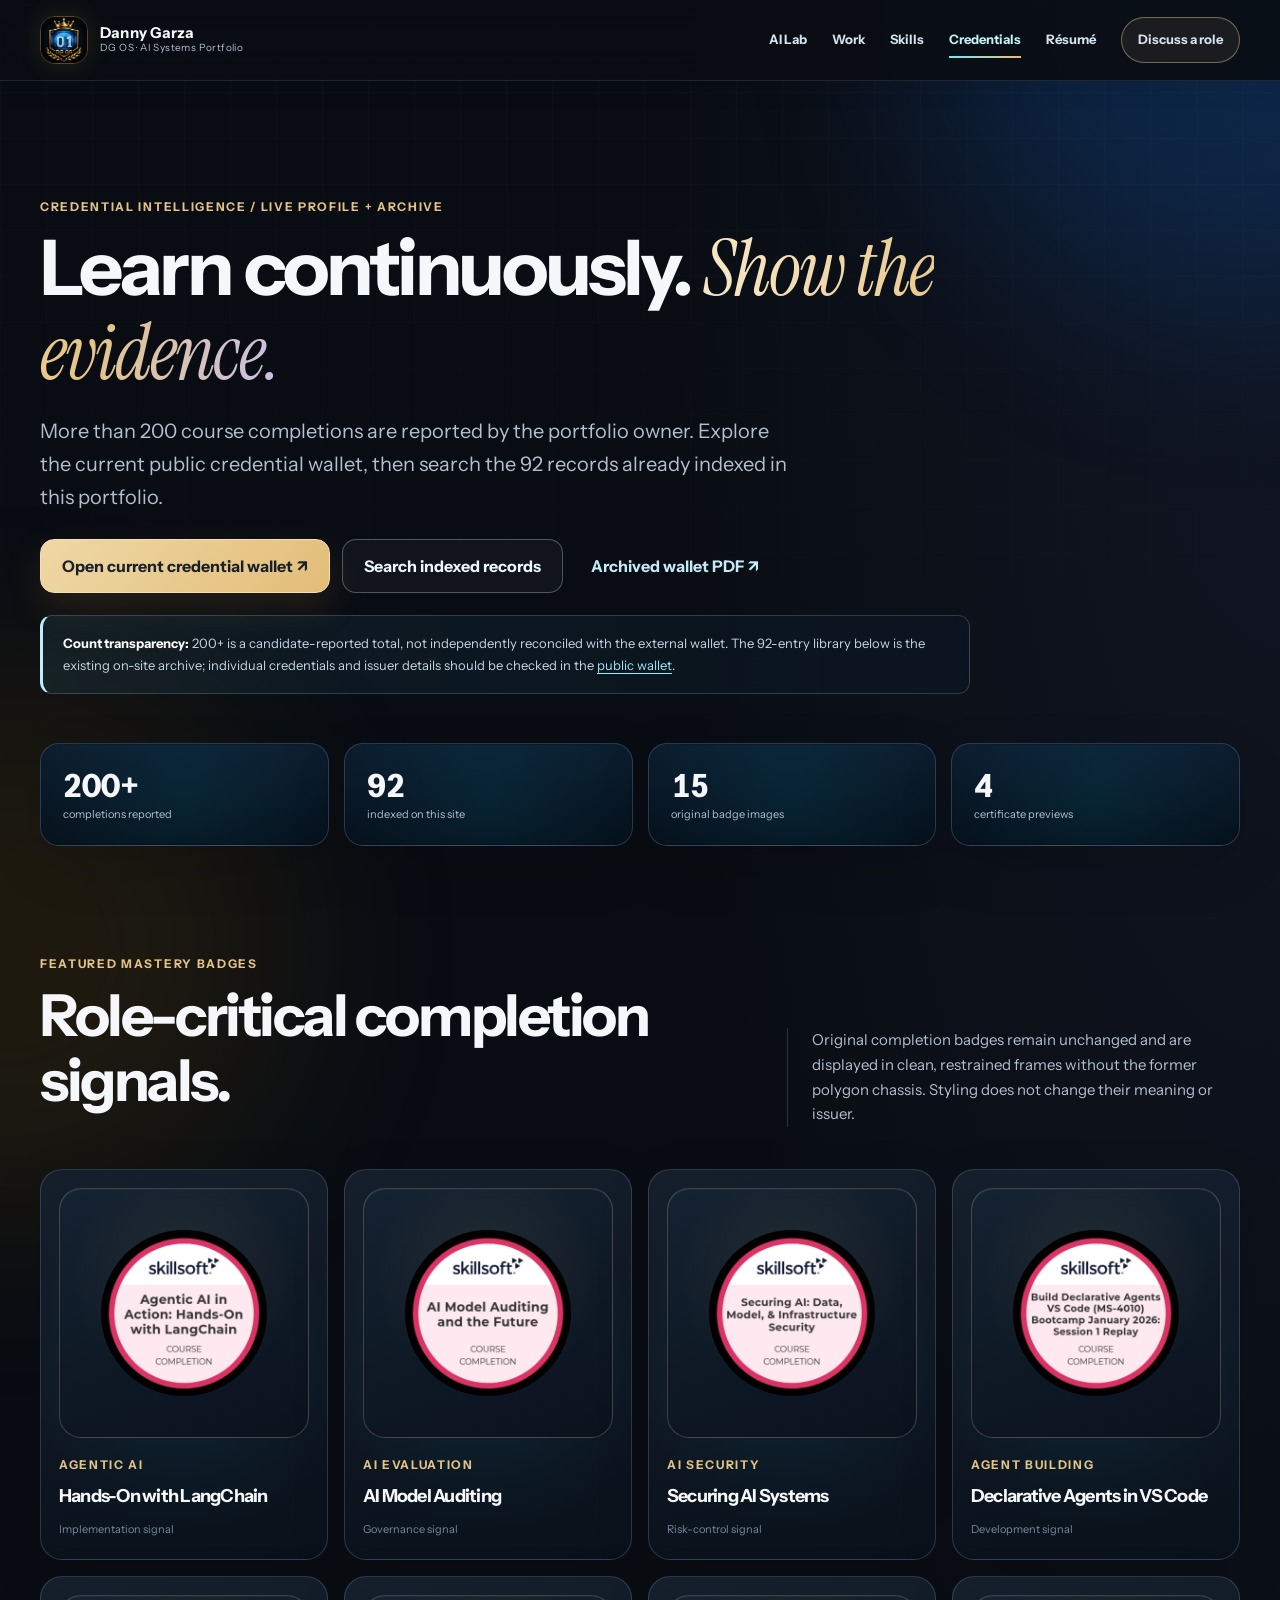
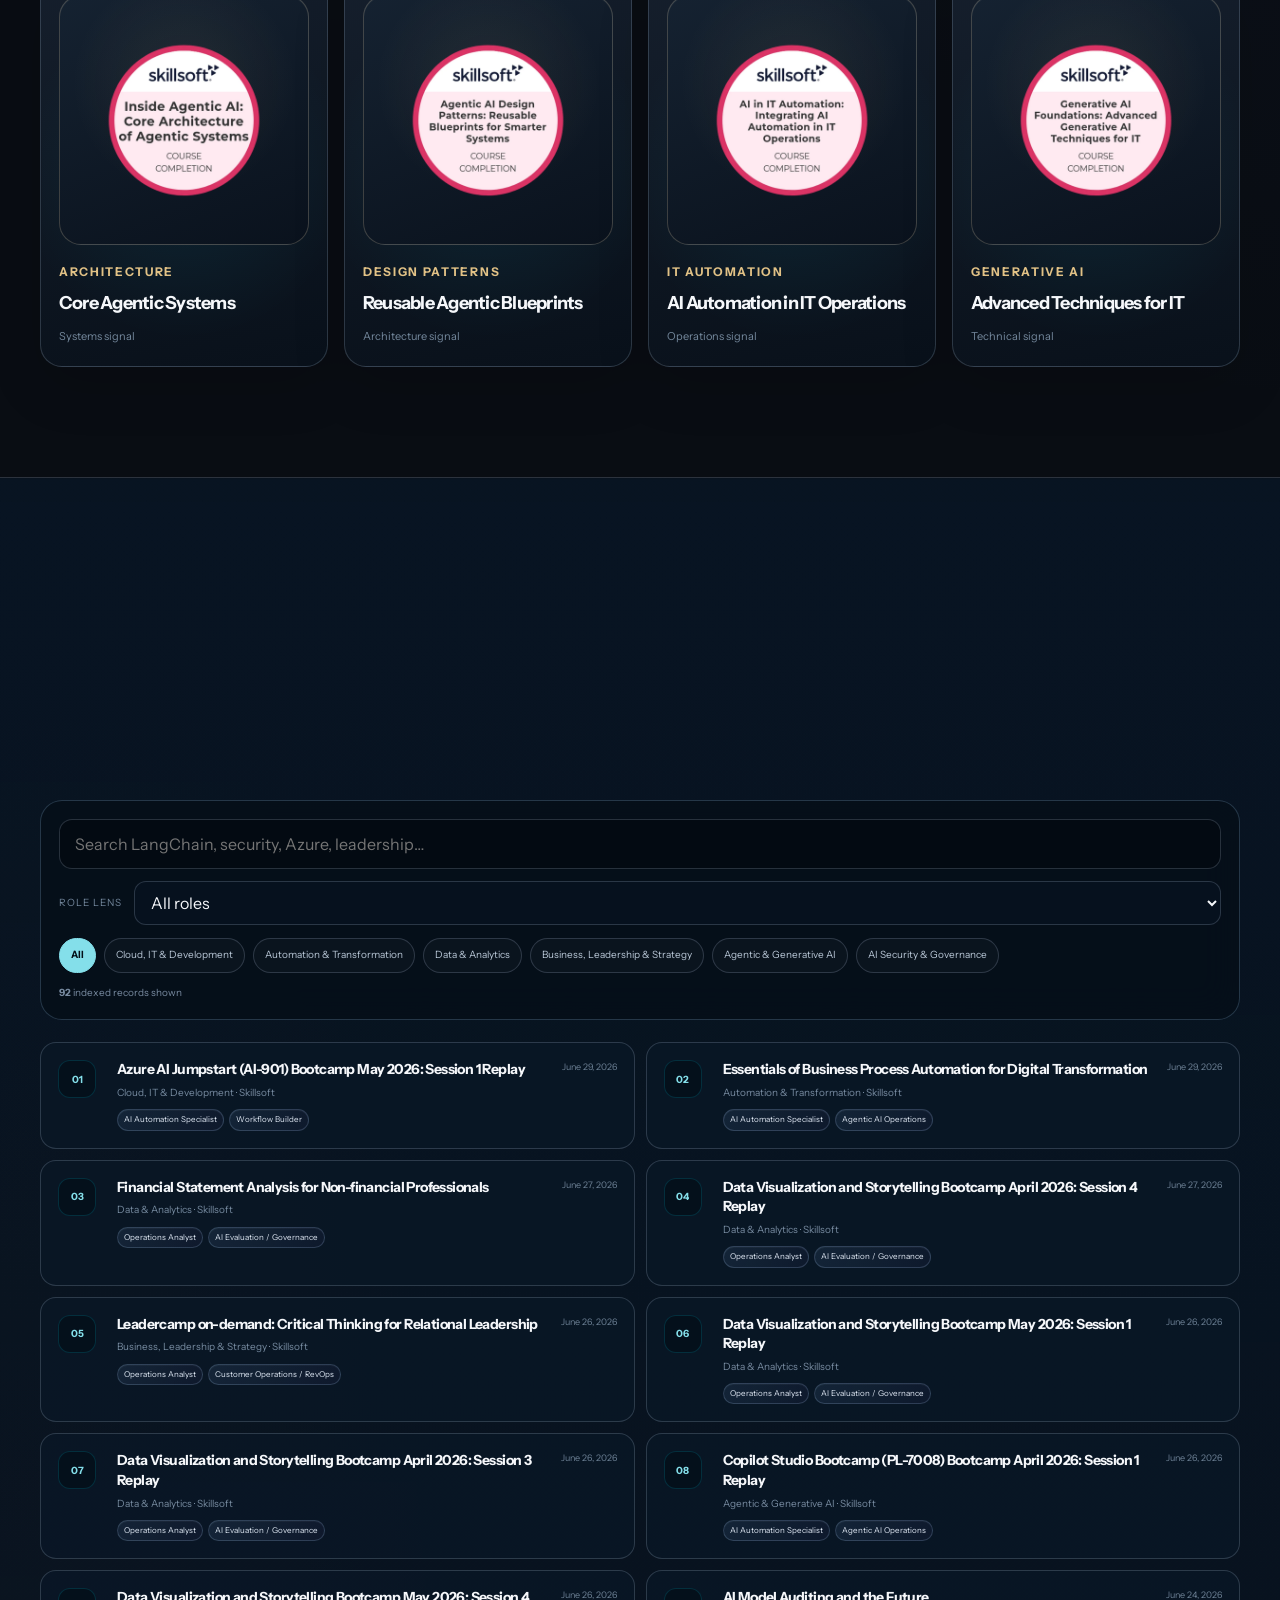
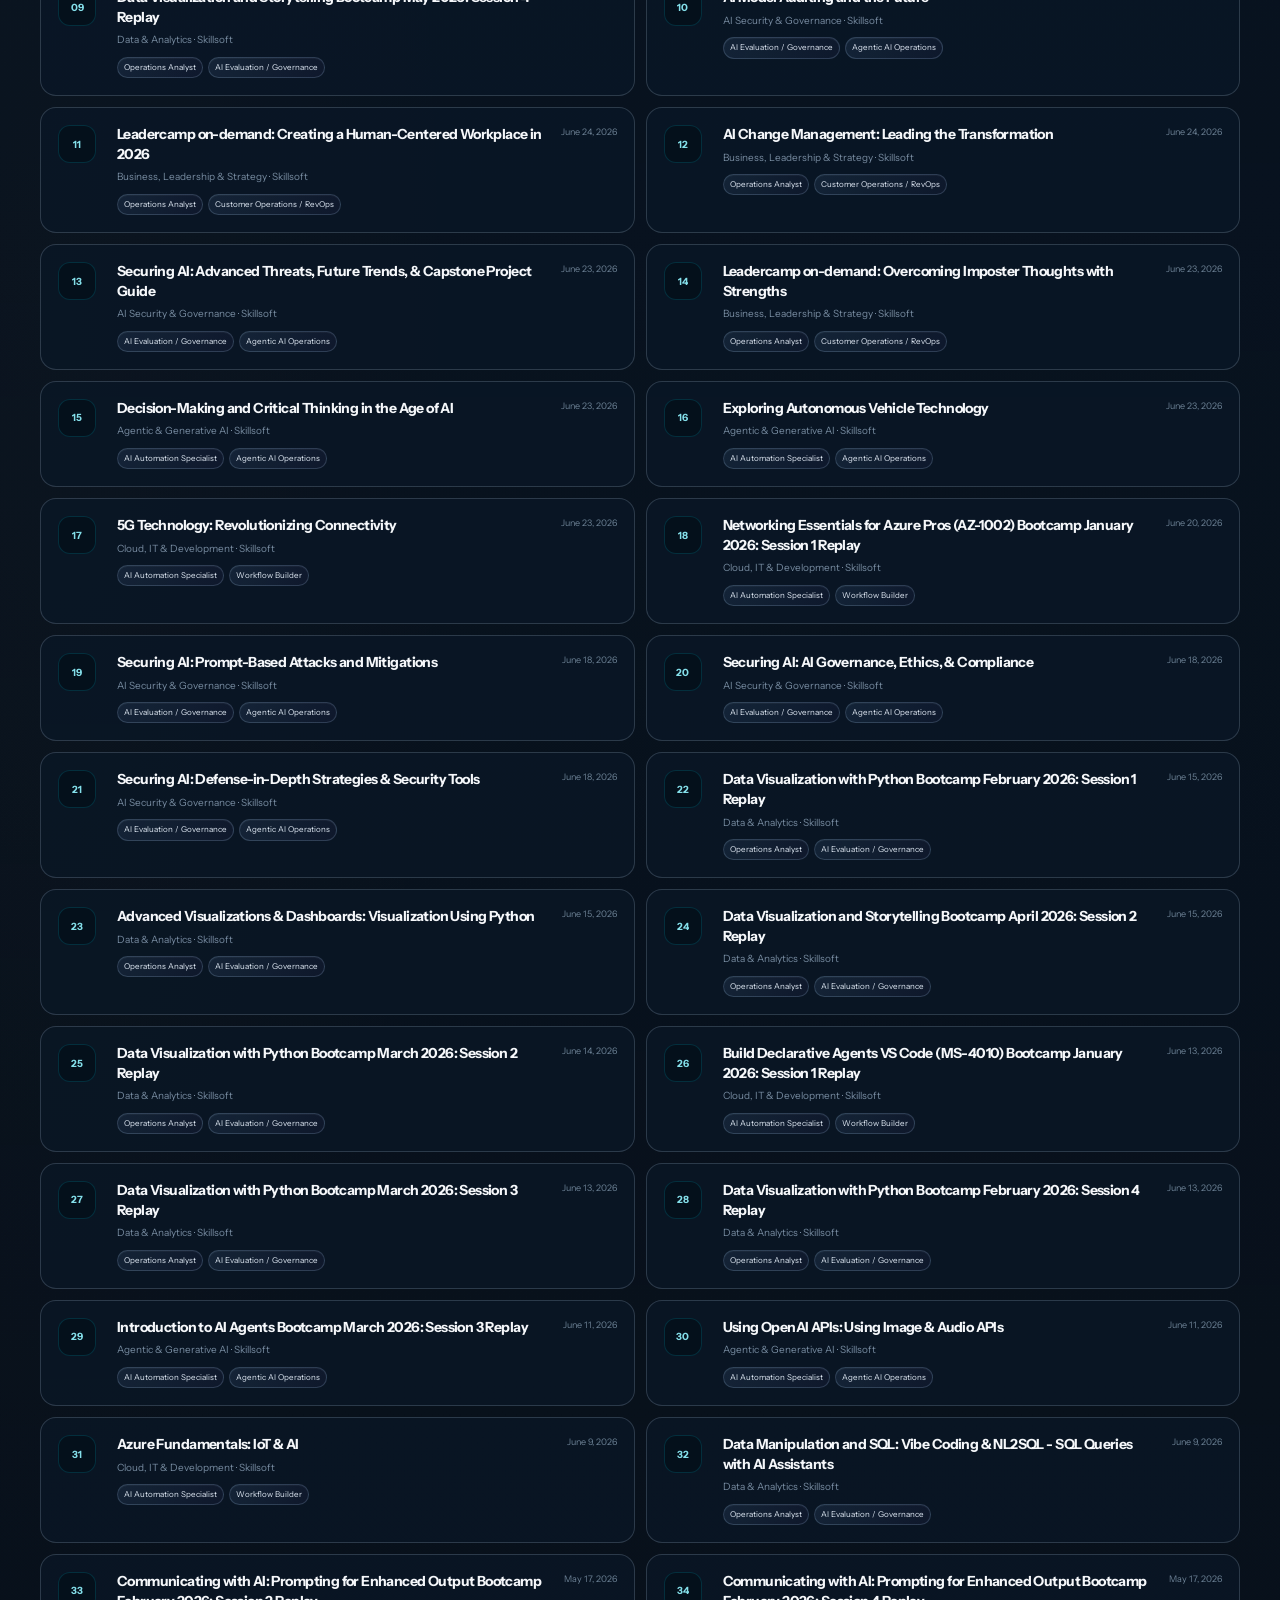
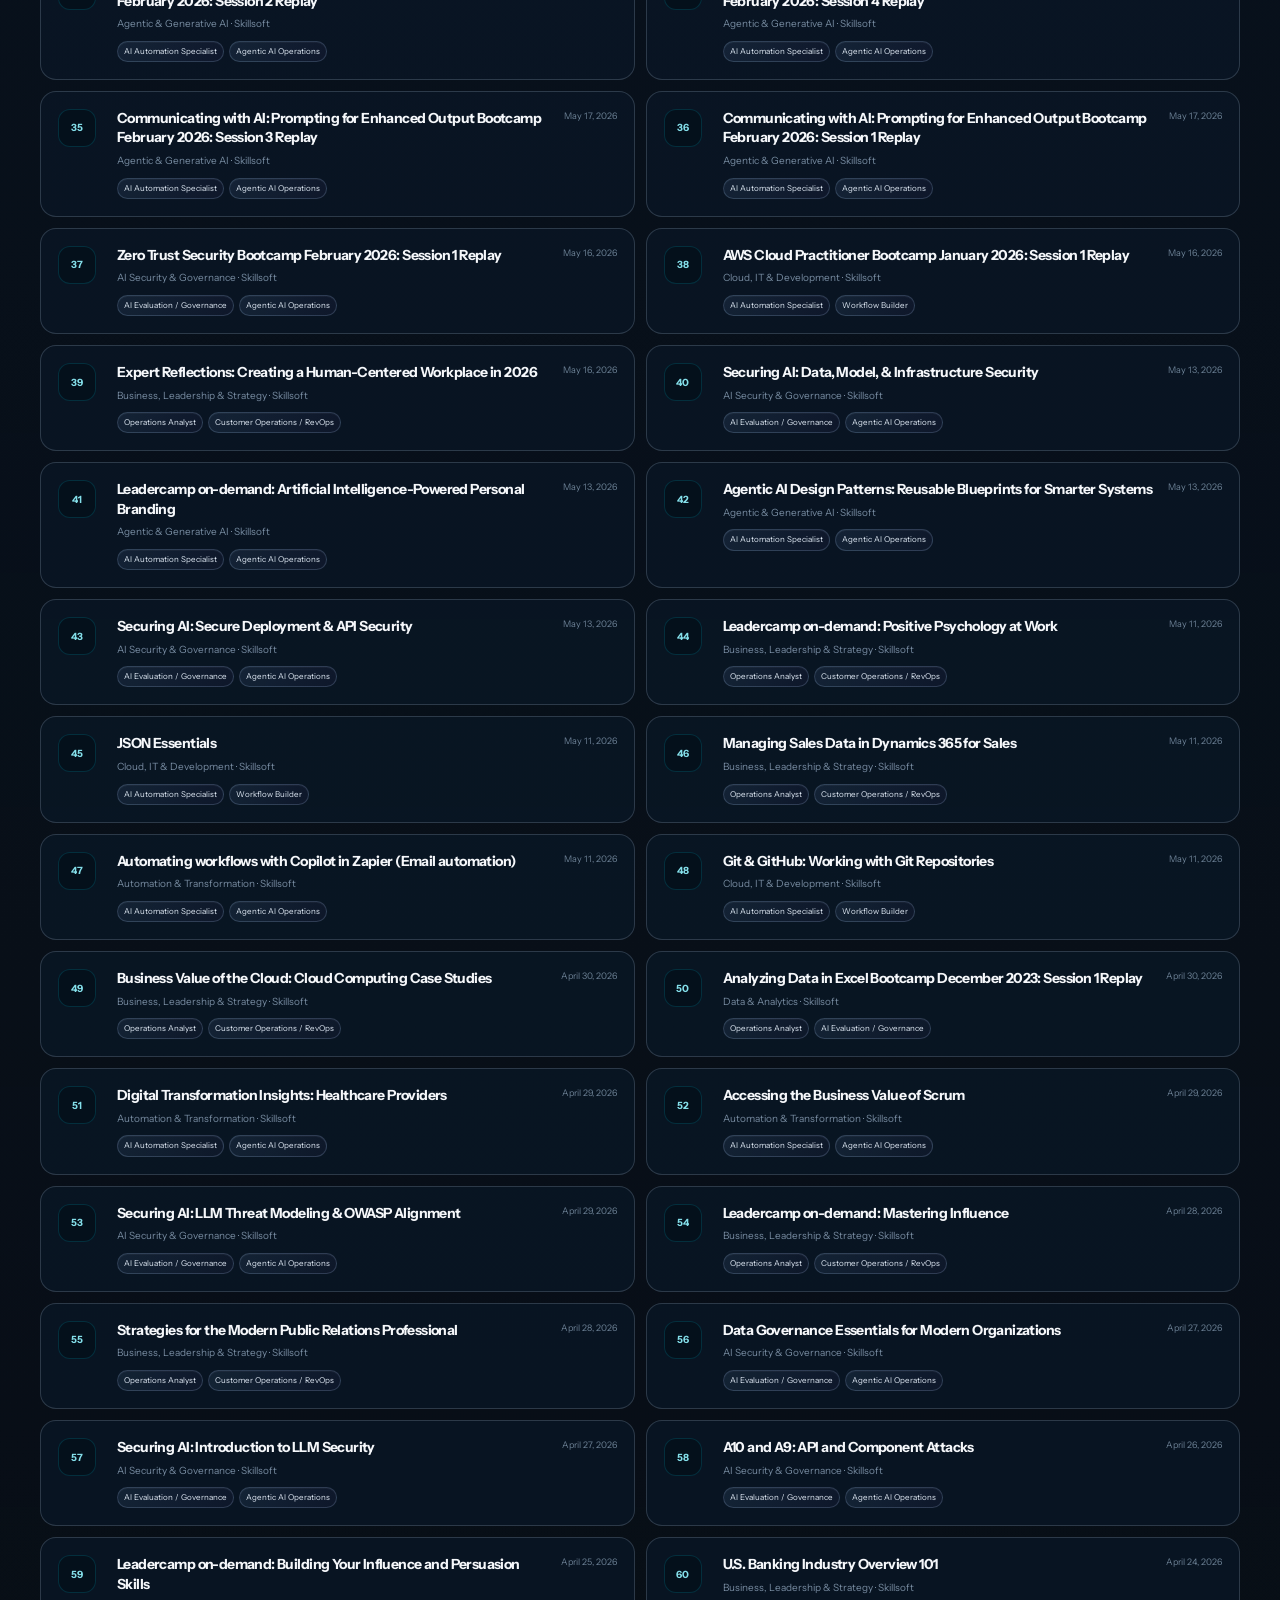
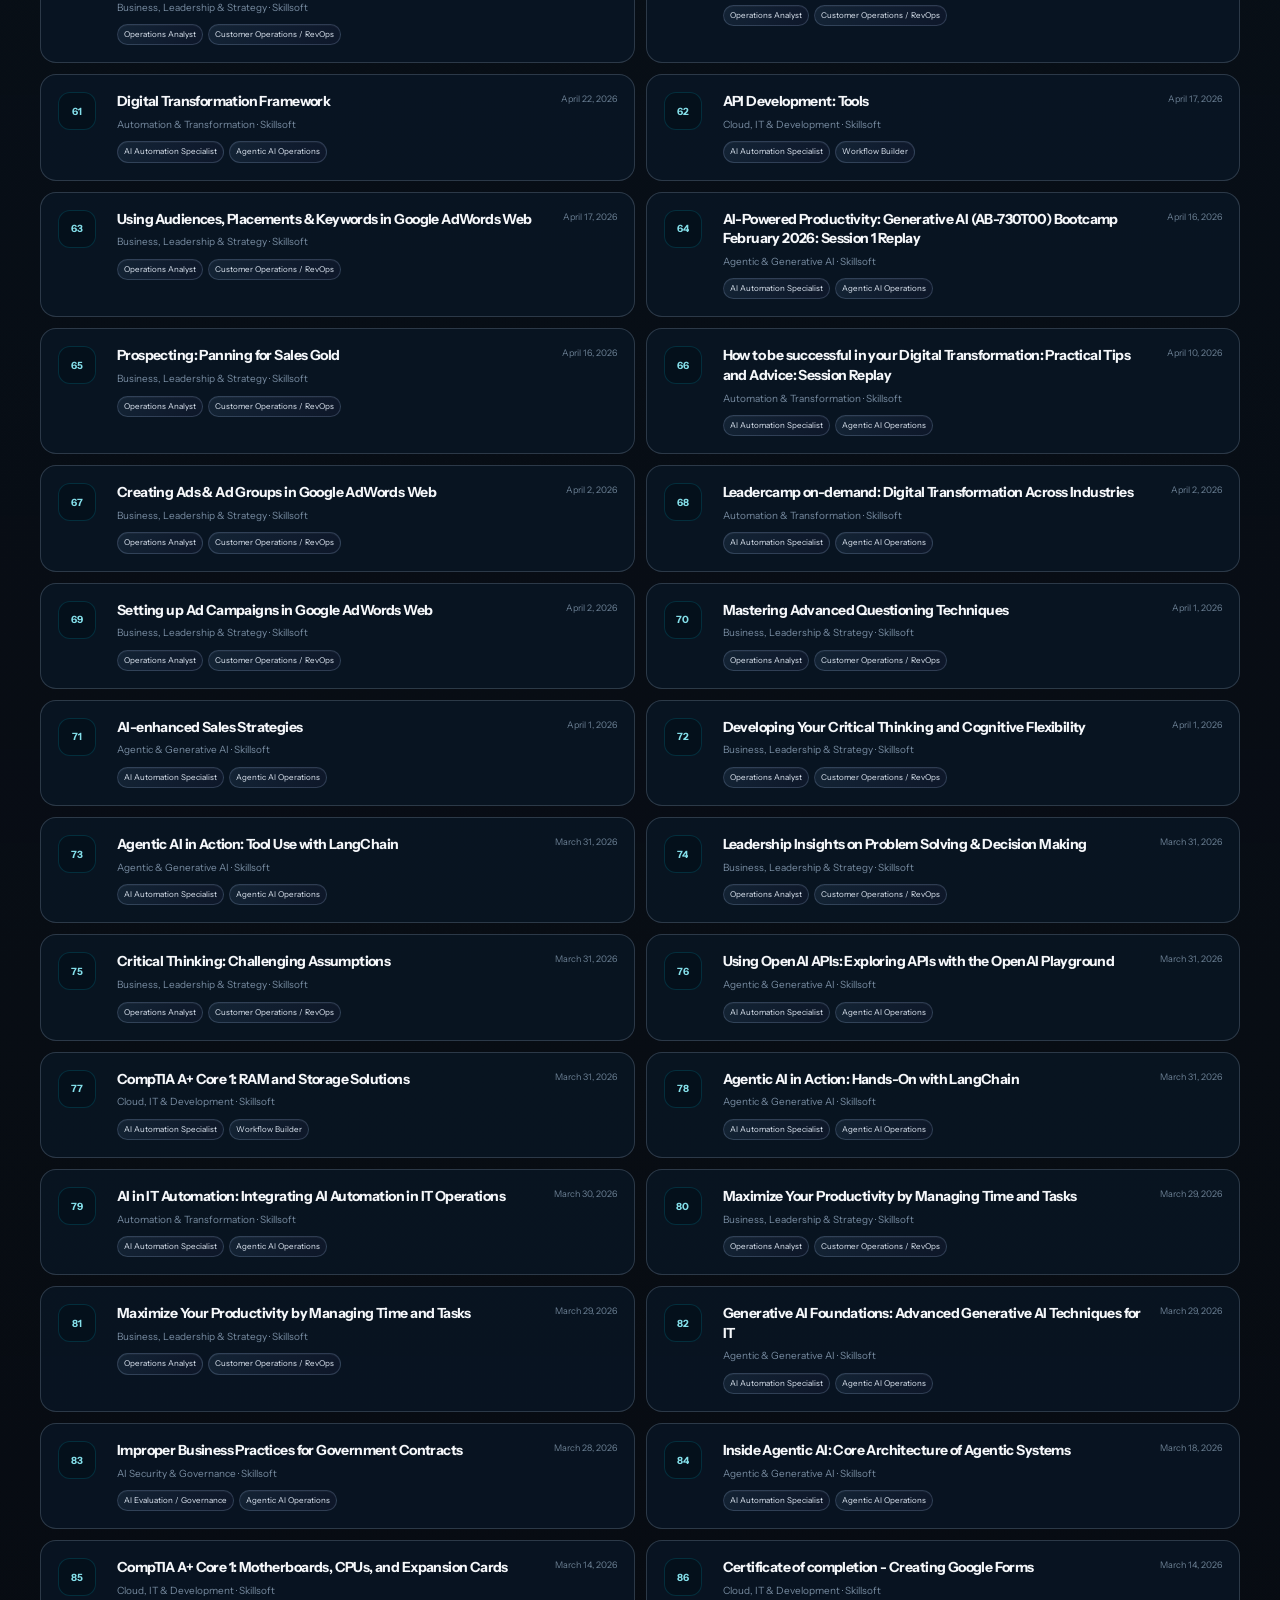
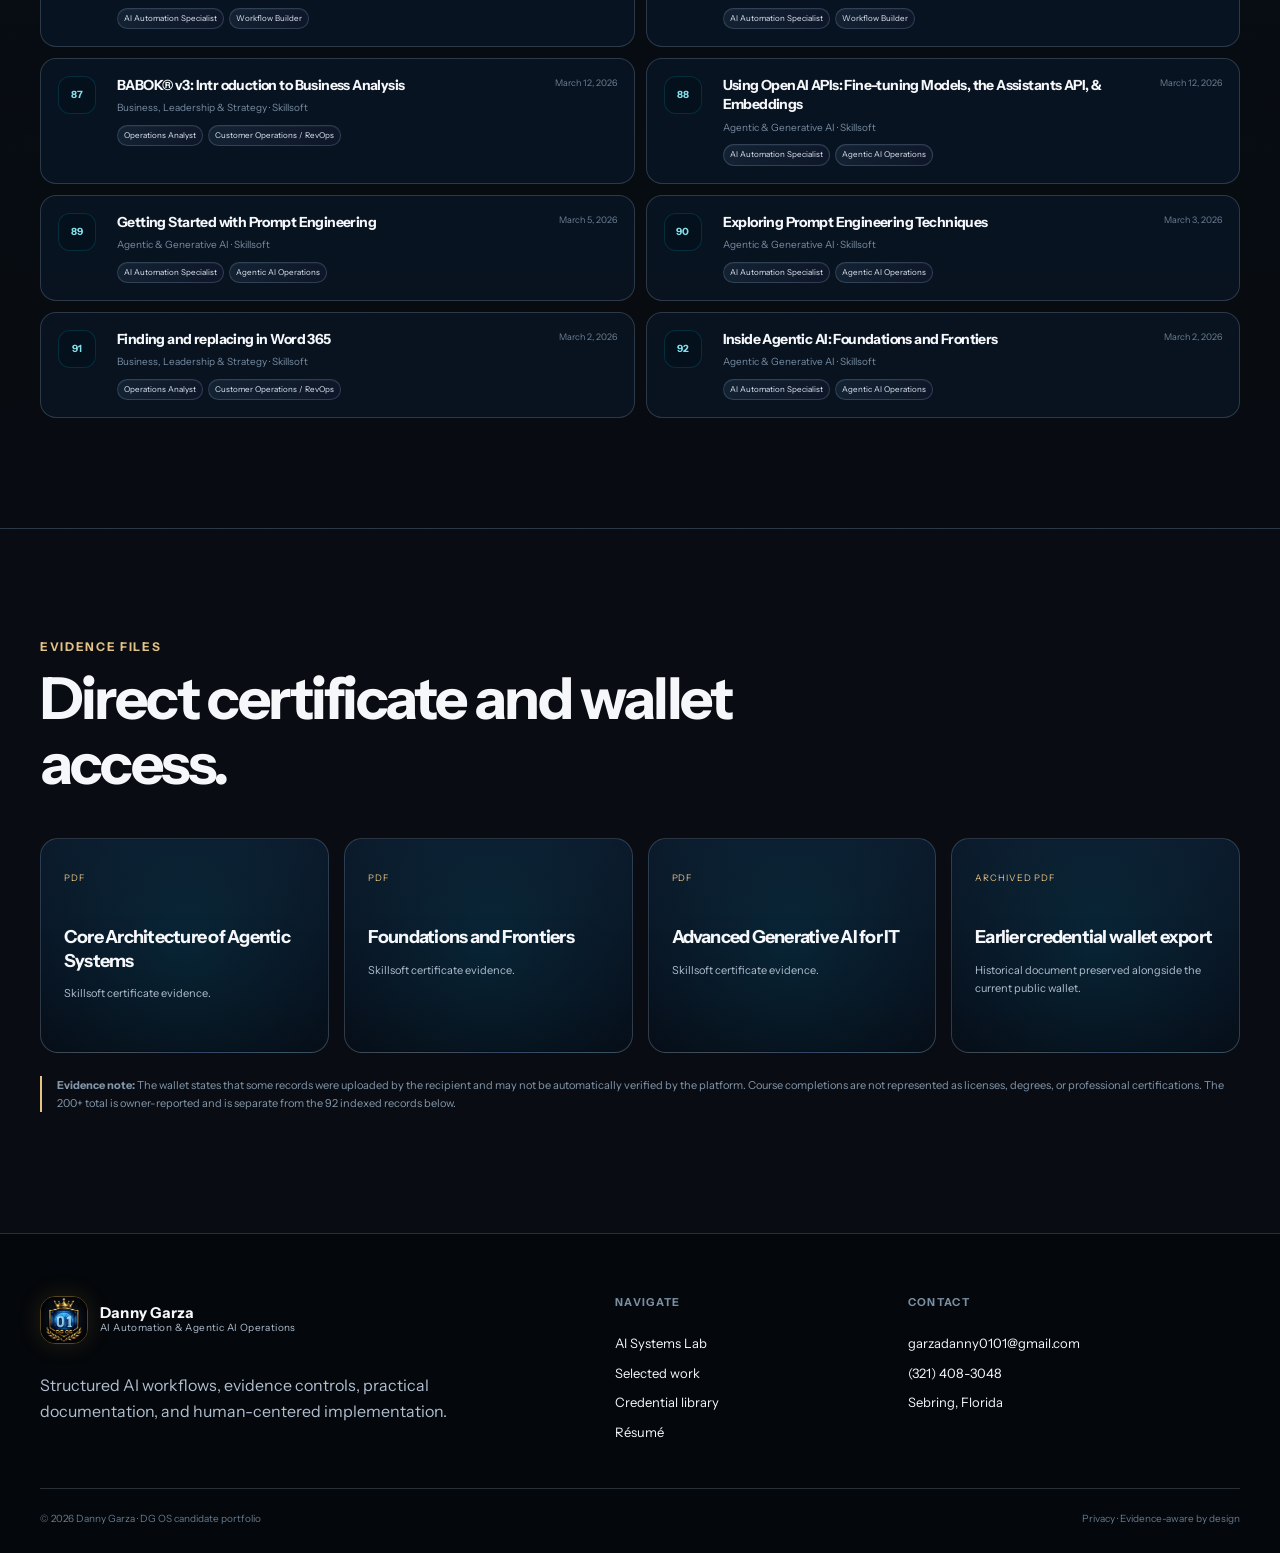
<file: credentials.html>
<!doctype html>
<html lang="en">
<head>
  <meta charset="utf-8"><meta name="viewport" content="width=device-width,initial-scale=1"><meta name="theme-color" content="#090d13">
  <title>Credentials | Danny Garza AI Systems Portfolio</title>
  <meta name="description" content="Explore Danny Garza’s current public credential wallet, 92 searchable indexed course completions, original Skillsoft certificate PDFs, and badge evidence.">
  <link rel="canonical" href="https://danny-garza-resume-portfolio.netlify.app/credentials.html">
  <link rel="icon" href="assets/images/brand/dg-os-crown.webp" type="image/webp">
  <link rel="preconnect" href="https://fonts.googleapis.com"><link rel="preconnect" href="https://fonts.gstatic.com" crossorigin><link href="https://fonts.googleapis.com/css2?family=Instrument+Sans:wght@400;500;600;700;800&family=Instrument+Serif:ital@0;1&display=swap" rel="stylesheet">
  <script>document.documentElement.classList.add('js')</script><link rel="stylesheet" href="assets/css/styles.css"><link rel="stylesheet" href="assets/css/premium-2027.css"><link rel="stylesheet" href="assets/css/hybrid-editorial-observatory.css">
</head>
<body data-page="credentials">
  <a class="skip-link" href="#main">Skip to content</a><div class="progress-track" aria-hidden="true"><span data-progress></span></div><div class="background-grid" aria-hidden="true"></div><div class="ambient ambient-blue" aria-hidden="true"></div><div class="ambient ambient-gold" aria-hidden="true"></div>
  <header class="site-header"><div class="nav-shell"><a class="brand" href="index.html"><span class="brand-emblem"><img src="assets/images/brand/dg-os-crown.webp" alt="" width="56" height="56"></span><span class="brand-copy"><strong>Danny Garza</strong><small>DG OS · AI Systems Portfolio</small></span></a><button class="nav-toggle" type="button" aria-expanded="false" aria-controls="primary-nav" data-nav-toggle><span class="sr-only">Toggle navigation</span><span></span><span></span></button><nav id="primary-nav" class="site-nav" data-nav><a href="index.html#lab">AI Lab</a><a href="index.html#work">Work</a><a href="index.html#skills">Skills</a><a class="is-current" href="credentials.html">Credentials</a><a href="resume.html">Résumé</a><a class="nav-action" href="index.html#contact">Discuss a role</a></nav></div></header>
  <main id="main">
    <section class="subhero section-shell">
      <p class="kicker">CREDENTIAL INTELLIGENCE / LIVE PROFILE + ARCHIVE</p>
      <h1>Learn continuously. <em>Show the evidence.</em></h1>
      <p>More than 200 course completions are reported by the portfolio owner. Explore the current public credential wallet, then search the 92 records already indexed in this portfolio.</p>
      <div class="hero-actions">
        <a class="button primary" href="https://www.credential.net/profile/garzadanny0101/wallet" target="_blank" rel="noopener noreferrer">Open current credential wallet ↗</a>
        <a class="button secondary" href="#credential-index">Search indexed records</a>
        <a class="button tertiary" href="assets/docs/certificates/Danny-Garza-Credential-Wallet.pdf" target="_blank" rel="noopener">Archived wallet PDF ↗</a>
      </div>
      <div class="credential-hero-note"><strong>Count transparency:</strong> 200+ is a candidate-reported total, not independently reconciled with the external wallet. The 92-entry library below is the existing on-site archive; individual credentials and issuer details should be checked in the <a href="https://www.credential.net/profile/garzadanny0101/wallet" target="_blank" rel="noopener noreferrer">public wallet</a>.</div>
    </section>
    <section class="section-shell stats-grid" aria-label="Credential evidence summary">
      <div class="stat-card glow-card" data-glow-card><strong>200+</strong><span>completions reported</span></div>
      <div class="stat-card glow-card" data-glow-card><strong>92</strong><span>indexed on this site</span></div>
      <div class="stat-card glow-card" data-glow-card><strong>15</strong><span>original badge images</span></div>
      <div class="stat-card glow-card" data-glow-card><strong>4</strong><span>certificate previews</span></div>
    </section>
    <section class="section-block section-shell"><div class="section-heading split-heading reveal"><div><p class="kicker">FEATURED MASTERY BADGES</p><h2>Role-critical completion signals.</h2></div><p>Original completion badges remain unchanged and are displayed in clean, restrained frames without the former polygon chassis. Styling does not change their meaning or issuer.</p></div>
      <div class="badge-grid badge-grid-large">
        <article class="mastery-badge glow-card reveal" data-glow-card><div class="badge-chassis badge-cyan"><img src="assets/images/badges/agentic-ai-langchain.webp" alt="Agentic AI in Action Hands-On with LangChain badge"></div><p class="eyebrow">AGENTIC AI</p><h3>Hands-On with LangChain</h3><span>Implementation signal</span></article>
        <article class="mastery-badge glow-card reveal" data-glow-card><div class="badge-chassis badge-gold"><img src="assets/images/badges/ai-model-auditing.webp" alt="AI Model Auditing and the Future badge"></div><p class="eyebrow">AI EVALUATION</p><h3>AI Model Auditing</h3><span>Governance signal</span></article>
        <article class="mastery-badge glow-card reveal" data-glow-card><div class="badge-chassis badge-blue"><img src="assets/images/badges/securing-ai.webp" alt="Securing AI Data Model and Infrastructure Security badge"></div><p class="eyebrow">AI SECURITY</p><h3>Securing AI Systems</h3><span>Risk-control signal</span></article>
        <article class="mastery-badge glow-card reveal" data-glow-card><div class="badge-chassis badge-cyan"><img src="assets/images/badges/declarative-agents-vscode.webp" alt="Build Declarative Agents VS Code bootcamp badge"></div><p class="eyebrow">AGENT BUILDING</p><h3>Declarative Agents in VS Code</h3><span>Development signal</span></article>
        <article class="mastery-badge glow-card reveal" data-glow-card><div class="badge-chassis badge-gold"><img src="assets/images/badges/inside-agentic-ai-core-architecture.webp" alt="Inside Agentic AI Core Architecture badge"></div><p class="eyebrow">ARCHITECTURE</p><h3>Core Agentic Systems</h3><span>Systems signal</span></article>
        <article class="mastery-badge glow-card reveal" data-glow-card><div class="badge-chassis badge-blue"><img src="assets/images/badges/agentic-ai-design-patterns.webp" alt="Agentic AI Design Patterns badge"></div><p class="eyebrow">DESIGN PATTERNS</p><h3>Reusable Agentic Blueprints</h3><span>Architecture signal</span></article>
        <article class="mastery-badge glow-card reveal" data-glow-card><div class="badge-chassis badge-cyan"><img src="assets/images/badges/ai-it-automation.webp" alt="AI in IT Automation badge"></div><p class="eyebrow">IT AUTOMATION</p><h3>AI Automation in IT Operations</h3><span>Operations signal</span></article>
        <article class="mastery-badge glow-card reveal" data-glow-card><div class="badge-chassis badge-gold"><img src="assets/images/badges/generative-ai-advanced-it.webp" alt="Generative AI Advanced Techniques for IT badge"></div><p class="eyebrow">GENERATIVE AI</p><h3>Advanced Techniques for IT</h3><span>Technical signal</span></article>
      </div>
    </section>
    <section class="credential-library" id="credential-index"><div class="section-shell"><div class="section-heading split-heading reveal"><div><p class="kicker">SEARCHABLE INVENTORY</p><h2>92 indexed completion records.</h2></div><p>Search the currently indexed records by technology, category, or target role. For additions since this archive, visit the current wallet.</p></div>
      <div class="credential-toolbar reveal"><label class="search-field"><span class="sr-only">Search credentials</span><input type="search" placeholder="Search LangChain, security, Azure, leadership…" data-credential-search></label><label class="role-filter"><span>Role lens</span><select data-role-filter><option value="All">All roles</option><option>AI Automation Specialist</option><option>Agentic AI Operations</option><option>AI Evaluation / Governance</option><option>Workflow Builder</option><option>Operations Analyst</option><option>Customer Operations / RevOps</option></select></label><div class="filter-row" data-category-filters></div><p class="result-count"><strong data-credential-count aria-live="polite">92</strong> indexed records shown</p></div>
      <div class="credential-list" data-credential-list></div>
      <noscript><p class="noscript-note">JavaScript is required to filter the inventory. The public credential wallet and archived wallet PDF remain available above.</p></noscript>
    </div></section>
    <section class="section-block section-shell"><div class="section-heading reveal"><p class="kicker">EVIDENCE FILES</p><h2>Direct certificate and wallet access.</h2></div><div class="evidence-grid"><a class="evidence-card glow-card reveal" data-glow-card href="assets/docs/certificates/inside-agentic-ai-core-architecture.pdf" target="_blank" rel="noopener"><span>PDF</span><h3>Core Architecture of Agentic Systems</h3><p>Skillsoft certificate evidence.</p></a><a class="evidence-card glow-card reveal" data-glow-card href="assets/docs/certificates/inside-agentic-ai-foundations-frontiers.pdf" target="_blank" rel="noopener"><span>PDF</span><h3>Foundations and Frontiers</h3><p>Skillsoft certificate evidence.</p></a><a class="evidence-card glow-card reveal" data-glow-card href="assets/docs/certificates/generative-ai-advanced-it.pdf" target="_blank" rel="noopener"><span>PDF</span><h3>Advanced Generative AI for IT</h3><p>Skillsoft certificate evidence.</p></a><a class="evidence-card glow-card reveal" data-glow-card href="assets/docs/certificates/Danny-Garza-Credential-Wallet.pdf" target="_blank" rel="noopener"><span>ARCHIVED PDF</span><h3>Earlier credential wallet export</h3><p>Historical document preserved alongside the current public wallet.</p></a></div><p class="disclosure reveal"><strong>Evidence note:</strong> The wallet states that some records were uploaded by the recipient and may not be automatically verified by the platform. Course completions are not represented as licenses, degrees, or professional certifications. The 200+ total is owner-reported and is separate from the 92 indexed records below.</p></section>
  </main>
  <footer class="site-footer"><div class="footer-grid section-shell"><div><a class="brand footer-brand" href="index.html"><span class="brand-emblem"><img src="assets/images/brand/dg-os-crown.webp" alt="" width="56" height="56"></span><span class="brand-copy"><strong>Danny Garza</strong><small>AI Automation & Agentic AI Operations</small></span></a><p>Structured AI workflows, evidence controls, practical documentation, and human-centered implementation.</p></div><div><h2>Navigate</h2><a href="index.html#lab">AI Systems Lab</a><a href="index.html#work">Selected work</a><a href="credentials.html">Credential library</a><a href="resume.html">Résumé</a></div><div><h2>Contact</h2><a href="mailto:garzadanny0101@gmail.com">garzadanny0101@gmail.com</a><a href="tel:+13214083048">(321) 408-3048</a><span>Sebring, Florida</span></div></div><div class="footer-bottom section-shell"><span>© 2026 Danny Garza · DG OS candidate portfolio</span><span><a href="privacy.html">Privacy</a> · Evidence-aware by design</span></div></footer>
  <script src="assets/data/credentials.js"></script><script src="assets/js/common.js" defer></script><script src="assets/js/credentials-page.js" defer></script>
</body>
</html>
</file>
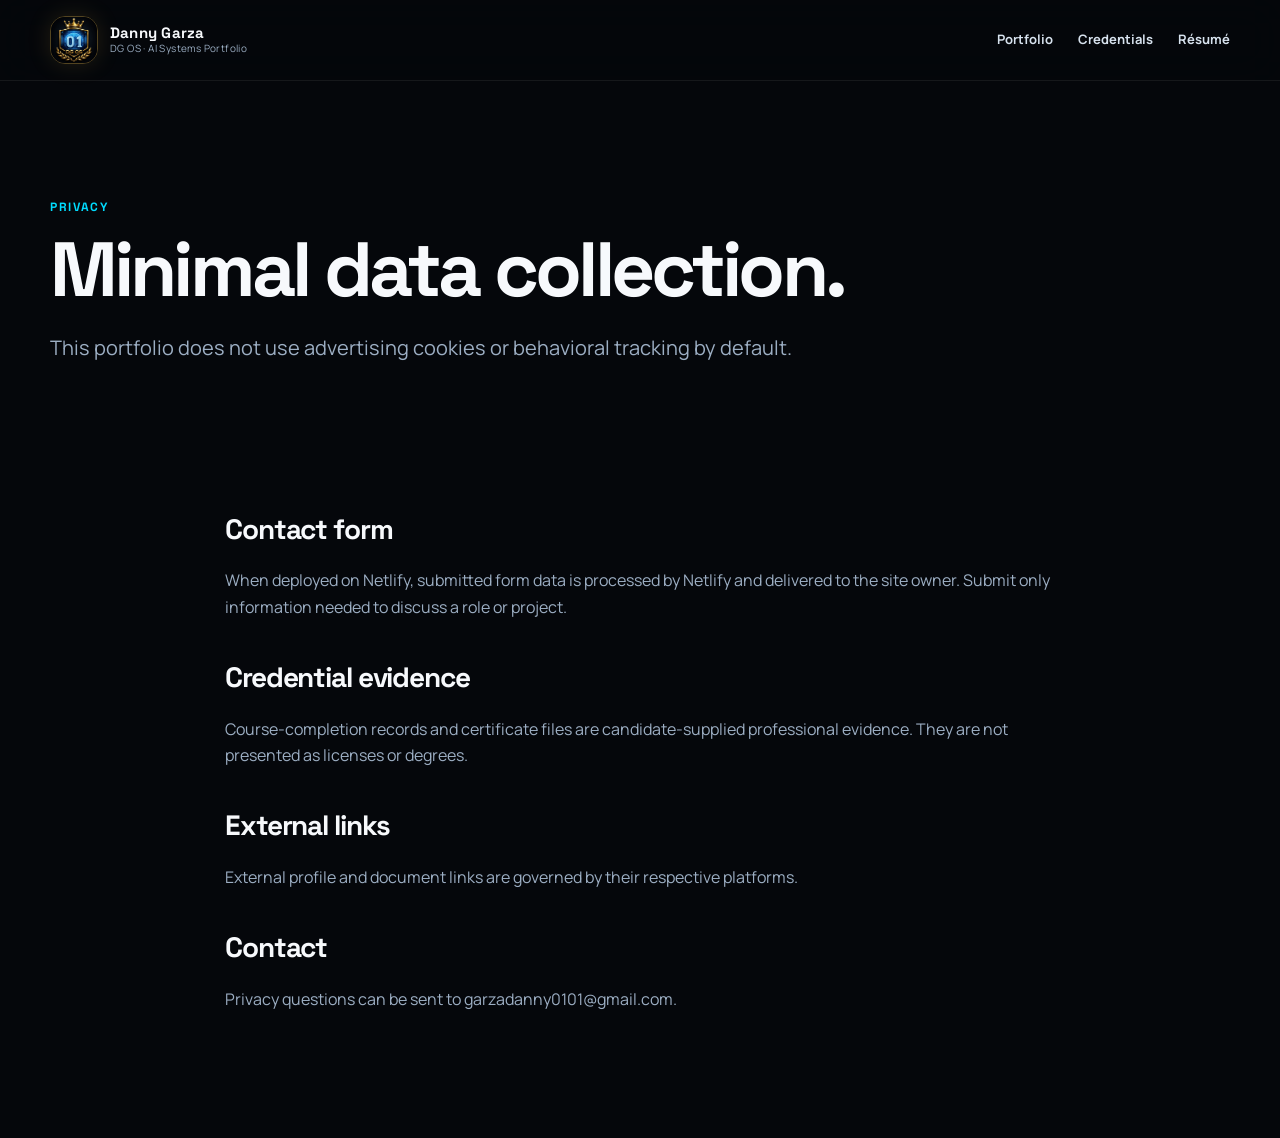
<file: privacy.html>
<!doctype html><html lang="en"><head><meta charset="utf-8"><meta name="viewport" content="width=device-width,initial-scale=1"><title>Privacy | Danny Garza Portfolio</title><meta name="description" content="Privacy information for Danny Garza's candidate portfolio."><link rel="icon" href="favicon.png" type="image/png"><link rel="preconnect" href="https://fonts.googleapis.com"><link rel="preconnect" href="https://fonts.gstatic.com" crossorigin><link href="https://fonts.googleapis.com/css2?family=Manrope:wght@400;500;600;700;800&family=Space+Grotesk:wght@500;600;700&display=swap" rel="stylesheet"><script>document.documentElement.classList.add('js')</script><link rel="stylesheet" href="assets/css/styles.css"></head><body><header class="site-header"><div class="nav-shell"><a class="brand" href="index.html"><span class="brand-emblem"><img src="assets/images/brand/dg-os-crown.webp" alt="" width="56" height="56"></span><span class="brand-copy"><strong>Danny Garza</strong><small>DG OS · AI Systems Portfolio</small></span></a><nav class="site-nav site-nav-simple"><a href="index.html">Portfolio</a><a href="credentials.html">Credentials</a><a href="resume.html">Résumé</a></nav></div></header><main><section class="subhero section-shell"><p class="kicker">PRIVACY</p><h1>Minimal data collection.</h1><p>This portfolio does not use advertising cookies or behavioral tracking by default.</p></section><section class="legal-copy section-shell"><h2>Contact form</h2><p>When deployed on Netlify, submitted form data is processed by Netlify and delivered to the site owner. Submit only information needed to discuss a role or project.</p><h2>Credential evidence</h2><p>Course-completion records and certificate files are candidate-supplied professional evidence. They are not presented as licenses or degrees.</p><h2>External links</h2><p>External profile and document links are governed by their respective platforms.</p><h2>Contact</h2><p>Privacy questions can be sent to <a href="mailto:garzadanny0101@gmail.com">garzadanny0101@gmail.com</a>.</p></section></main><script src="assets/js/common.js" defer></script></body></html>
</file>
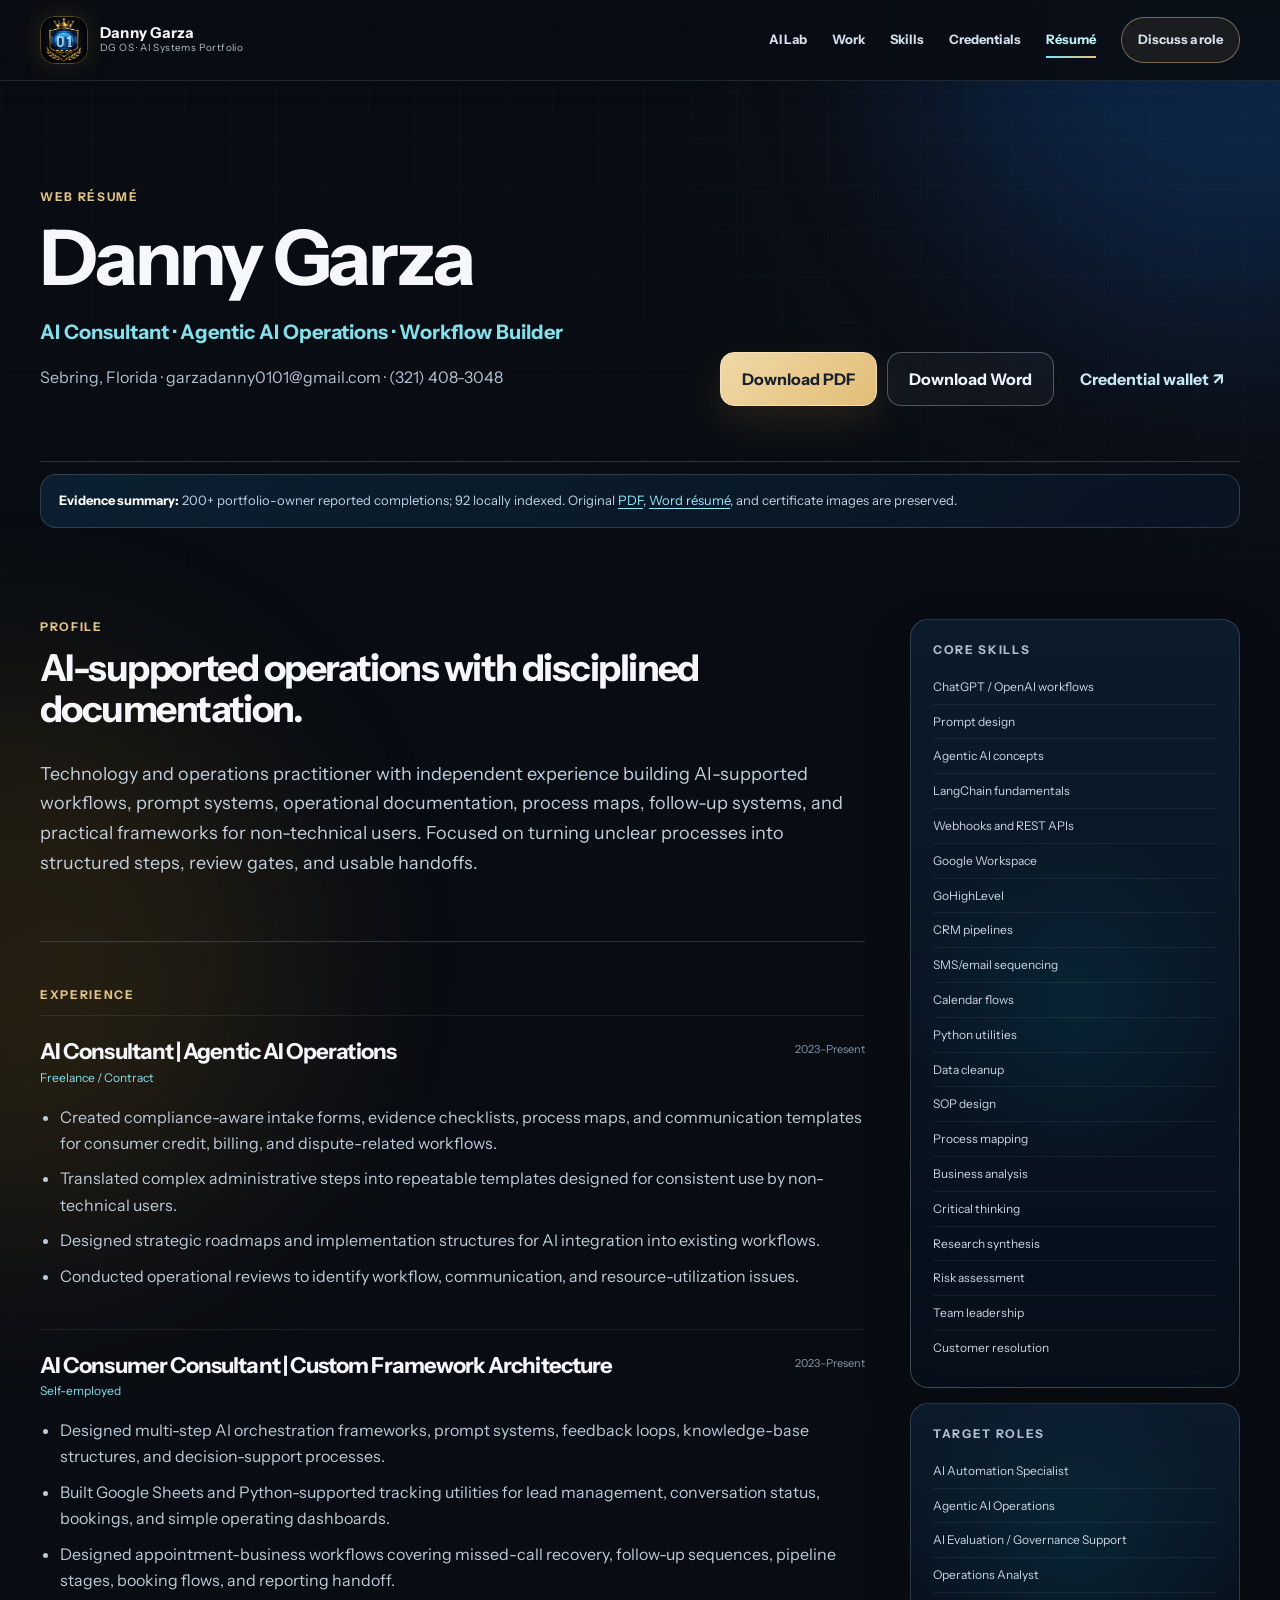
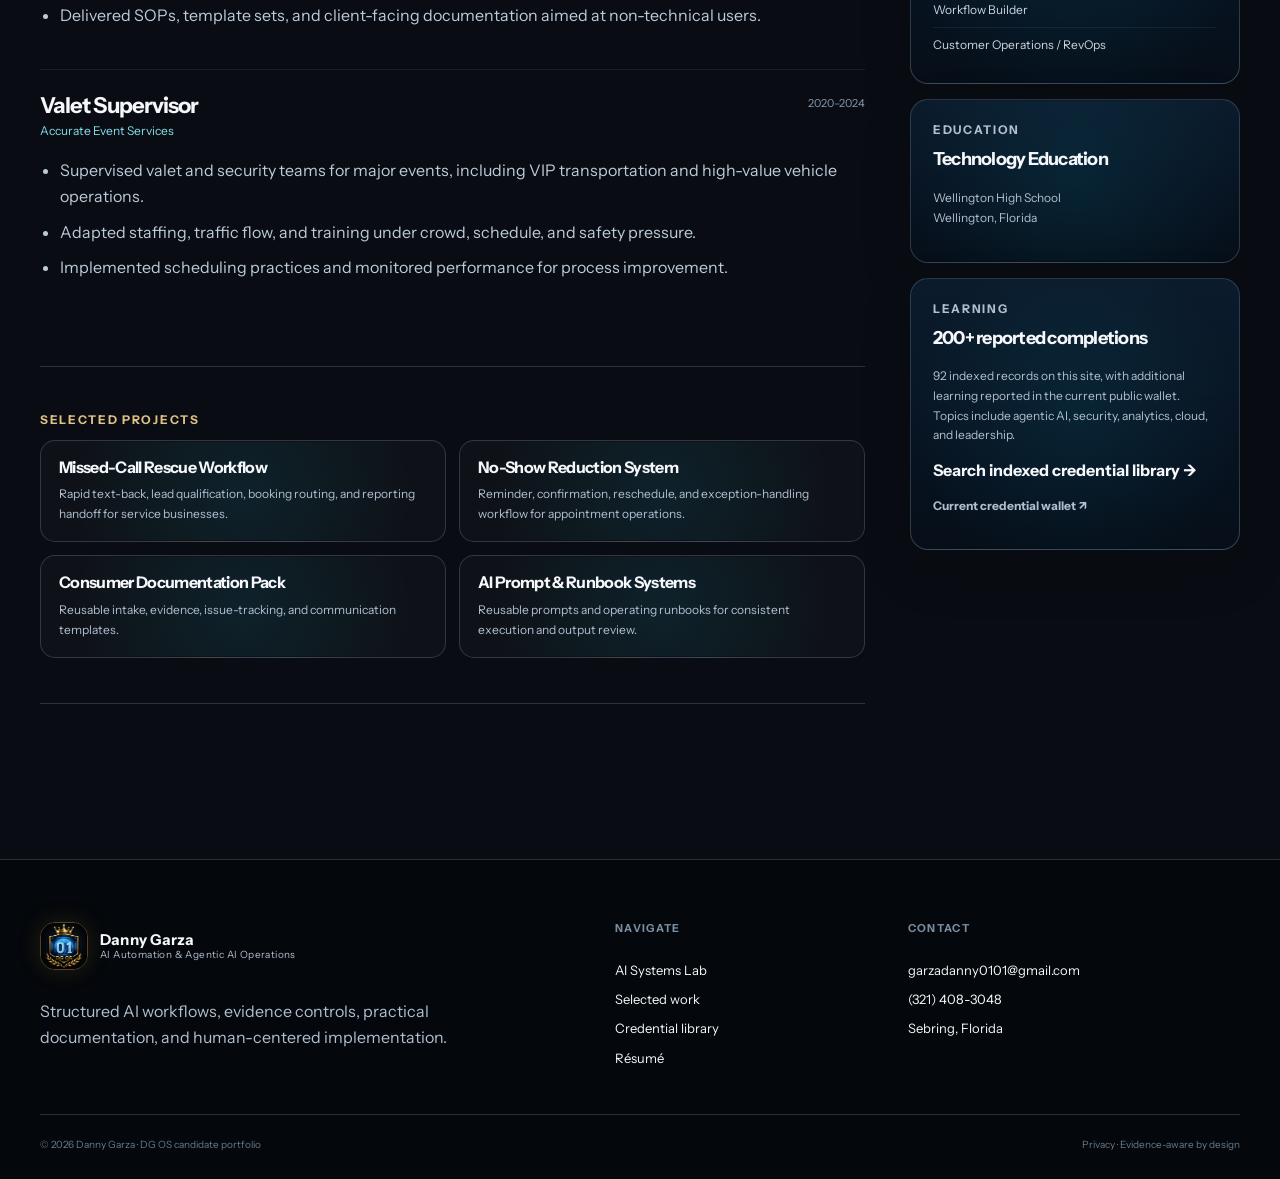
<file: resume.html>
<!doctype html>
<html lang="en">
<head><meta charset="utf-8"><meta name="viewport" content="width=device-width,initial-scale=1"><meta name="theme-color" content="#090d13"><title>Résumé | Danny Garza — AI Automation & Agentic AI Operations</title><meta name="description" content="Danny Garza’s AI automation and agentic operations résumé. View original PDF and Word files, project evidence and the current Accredible credential wallet."><link rel="canonical" href="https://danny-garza-resume-portfolio.netlify.app/resume.html"><link rel="icon" href="assets/images/brand/dg-os-crown.webp" type="image/webp"><link rel="preconnect" href="https://fonts.googleapis.com"><link rel="preconnect" href="https://fonts.gstatic.com" crossorigin><link href="https://fonts.googleapis.com/css2?family=Instrument+Sans:wght@400;500;600;700;800&family=Instrument+Serif:ital@0;1&display=swap" rel="stylesheet"><script>document.documentElement.classList.add('js')</script><link rel="stylesheet" href="assets/css/styles.css"><link rel="stylesheet" href="assets/css/premium-2027.css"><link rel="stylesheet" href="assets/css/hybrid-editorial-observatory.css"></head>
<body data-page="resume"><a class="skip-link" href="#main">Skip to content</a><div class="progress-track" aria-hidden="true"><span data-progress></span></div><div class="background-grid" aria-hidden="true"></div><div class="ambient ambient-blue" aria-hidden="true"></div><div class="ambient ambient-gold" aria-hidden="true"></div>
<header class="site-header"><div class="nav-shell"><a class="brand" href="index.html"><span class="brand-emblem"><img src="assets/images/brand/dg-os-crown.webp" alt="" width="56" height="56"></span><span class="brand-copy"><strong>Danny Garza</strong><small>DG OS · AI Systems Portfolio</small></span></a><button class="nav-toggle" type="button" aria-expanded="false" aria-controls="primary-nav" data-nav-toggle><span class="sr-only">Toggle navigation</span><span></span><span></span></button><nav id="primary-nav" class="site-nav" data-nav><a href="index.html#lab">AI Lab</a><a href="index.html#work">Work</a><a href="index.html#skills">Skills</a><a href="credentials.html">Credentials</a><a class="is-current" href="resume.html">Résumé</a><a class="nav-action" href="index.html#contact">Discuss a role</a></nav></div></header>
<main id="main"><section class="resume-hero section-shell"><div><p class="kicker">WEB RÉSUMÉ</p><h1>Danny Garza</h1><p class="resume-title">AI Consultant · Agentic AI Operations · Workflow Builder</p><p>Sebring, Florida · <a href="mailto:garzadanny0101@gmail.com">garzadanny0101@gmail.com</a> · <a href="tel:+13214083048">(321) 408-3048</a></p></div><div class="resume-actions"><a class="button primary" href="assets/docs/resume/Danny-Garza-Resume.pdf" target="_blank" rel="noopener">Download PDF</a><a class="button secondary" href="assets/docs/resume/Danny-Garza-Resume.docx">Download Word</a><a class="button tertiary" href="https://www.credential.net/profile/garzadanny0101/wallet" target="_blank" rel="noopener noreferrer">Credential wallet ↗</a></div></section>
<div class="resume-trustnote section-shell"><strong>Evidence summary:</strong> 200+ portfolio-owner reported completions; 92 locally indexed. Original <a href="assets/docs/resume/Danny-Garza-Resume.pdf" target="_blank" rel="noopener">PDF</a>, <a href="assets/docs/resume/Danny-Garza-Resume.docx">Word résumé</a>, and certificate images are preserved.</div>
<div class="resume-layout section-shell"><article class="resume-main"><section class="resume-block"><p class="kicker">PROFILE</p><h2>AI-supported operations with disciplined documentation.</h2><p>Technology and operations practitioner with independent experience building AI-supported workflows, prompt systems, operational documentation, process maps, follow-up systems, and practical frameworks for non-technical users. Focused on turning unclear processes into structured steps, review gates, and usable handoffs.</p></section>
<section class="resume-block"><p class="kicker">EXPERIENCE</p><div class="resume-job"><div class="job-head"><div><h2>AI Consultant | Agentic AI Operations</h2><p>Freelance / Contract</p></div><time>2023–Present</time></div><ul><li>Created compliance-aware intake forms, evidence checklists, process maps, and communication templates for consumer credit, billing, and dispute-related workflows.</li><li>Translated complex administrative steps into repeatable templates designed for consistent use by non-technical users.</li><li>Designed strategic roadmaps and implementation structures for AI integration into existing workflows.</li><li>Conducted operational reviews to identify workflow, communication, and resource-utilization issues.</li></ul></div>
<div class="resume-job"><div class="job-head"><div><h2>AI Consumer Consultant | Custom Framework Architecture</h2><p>Self-employed</p></div><time>2023–Present</time></div><ul><li>Designed multi-step AI orchestration frameworks, prompt systems, feedback loops, knowledge-base structures, and decision-support processes.</li><li>Built Google Sheets and Python-supported tracking utilities for lead management, conversation status, bookings, and simple operating dashboards.</li><li>Designed appointment-business workflows covering missed-call recovery, follow-up sequences, pipeline stages, booking flows, and reporting handoff.</li><li>Delivered SOPs, template sets, and client-facing documentation aimed at non-technical users.</li></ul></div>
<div class="resume-job"><div class="job-head"><div><h2>Valet Supervisor</h2><p>Accurate Event Services</p></div><time>2020–2024</time></div><ul><li>Supervised valet and security teams for major events, including VIP transportation and high-value vehicle operations.</li><li>Adapted staffing, traffic flow, and training under crowd, schedule, and safety pressure.</li><li>Implemented scheduling practices and monitored performance for process improvement.</li></ul></div></section>
<section class="resume-block"><p class="kicker">SELECTED PROJECTS</p><div class="resume-projects"><div class="glow-card" data-glow-card><h3>Missed-Call Rescue Workflow</h3><p>Rapid text-back, lead qualification, booking routing, and reporting handoff for service businesses.</p></div><div class="glow-card" data-glow-card><h3>No-Show Reduction System</h3><p>Reminder, confirmation, reschedule, and exception-handling workflow for appointment operations.</p></div><div class="glow-card" data-glow-card><h3>Consumer Documentation Pack</h3><p>Reusable intake, evidence, issue-tracking, and communication templates.</p></div><div class="glow-card" data-glow-card><h3>AI Prompt & Runbook Systems</h3><p>Reusable prompts and operating runbooks for consistent execution and output review.</p></div></div></section></article>
<aside class="resume-side"><section class="resume-side-card glow-card" data-glow-card><p class="kicker">CORE SKILLS</p><ul class="plain-list"><li>ChatGPT / OpenAI workflows</li><li>Prompt design</li><li>Agentic AI concepts</li><li>LangChain fundamentals</li><li>Webhooks and REST APIs</li><li>Google Workspace</li><li>GoHighLevel</li><li>CRM pipelines</li><li>SMS/email sequencing</li><li>Calendar flows</li><li>Python utilities</li><li>Data cleanup</li><li>SOP design</li><li>Process mapping</li><li>Business analysis</li><li>Critical thinking</li><li>Research synthesis</li><li>Risk assessment</li><li>Team leadership</li><li>Customer resolution</li></ul></section><section class="resume-side-card glow-card" data-glow-card><p class="kicker">TARGET ROLES</p><ul class="plain-list"><li>AI Automation Specialist</li><li>Agentic AI Operations</li><li>AI Evaluation / Governance Support</li><li>Operations Analyst</li><li>Workflow Builder</li><li>Customer Operations / RevOps</li></ul></section><section class="resume-side-card glow-card" data-glow-card><p class="kicker">EDUCATION</p><h3>Technology Education</h3><p>Wellington High School<br>Wellington, Florida</p></section><section class="resume-side-card glow-card" data-glow-card><p class="kicker">LEARNING</p><h3>200+ reported completions</h3><p>92 indexed records on this site, with additional learning reported in the current public wallet. Topics include agentic AI, security, analytics, cloud, and leadership.</p><a class="text-link" href="credentials.html">Search indexed credential library →</a><p><a class="text-link" href="https://www.credential.net/profile/garzadanny0101/wallet" target="_blank" rel="noopener noreferrer">Current credential wallet ↗</a></p></section></aside></div></main>
<footer class="site-footer"><div class="footer-grid section-shell"><div><a class="brand footer-brand" href="index.html"><span class="brand-emblem"><img src="assets/images/brand/dg-os-crown.webp" alt="" width="56" height="56"></span><span class="brand-copy"><strong>Danny Garza</strong><small>AI Automation & Agentic AI Operations</small></span></a><p>Structured AI workflows, evidence controls, practical documentation, and human-centered implementation.</p></div><div><h2>Navigate</h2><a href="index.html#lab">AI Systems Lab</a><a href="index.html#work">Selected work</a><a href="credentials.html">Credential library</a><a href="resume.html">Résumé</a></div><div><h2>Contact</h2><a href="mailto:garzadanny0101@gmail.com">garzadanny0101@gmail.com</a><a href="tel:+13214083048">(321) 408-3048</a><span>Sebring, Florida</span></div></div><div class="footer-bottom section-shell"><span>© 2026 Danny Garza · DG OS candidate portfolio</span><span><a href="privacy.html">Privacy</a> · Evidence-aware by design</span></div></footer><script src="assets/js/common.js" defer></script></body></html>
</file>
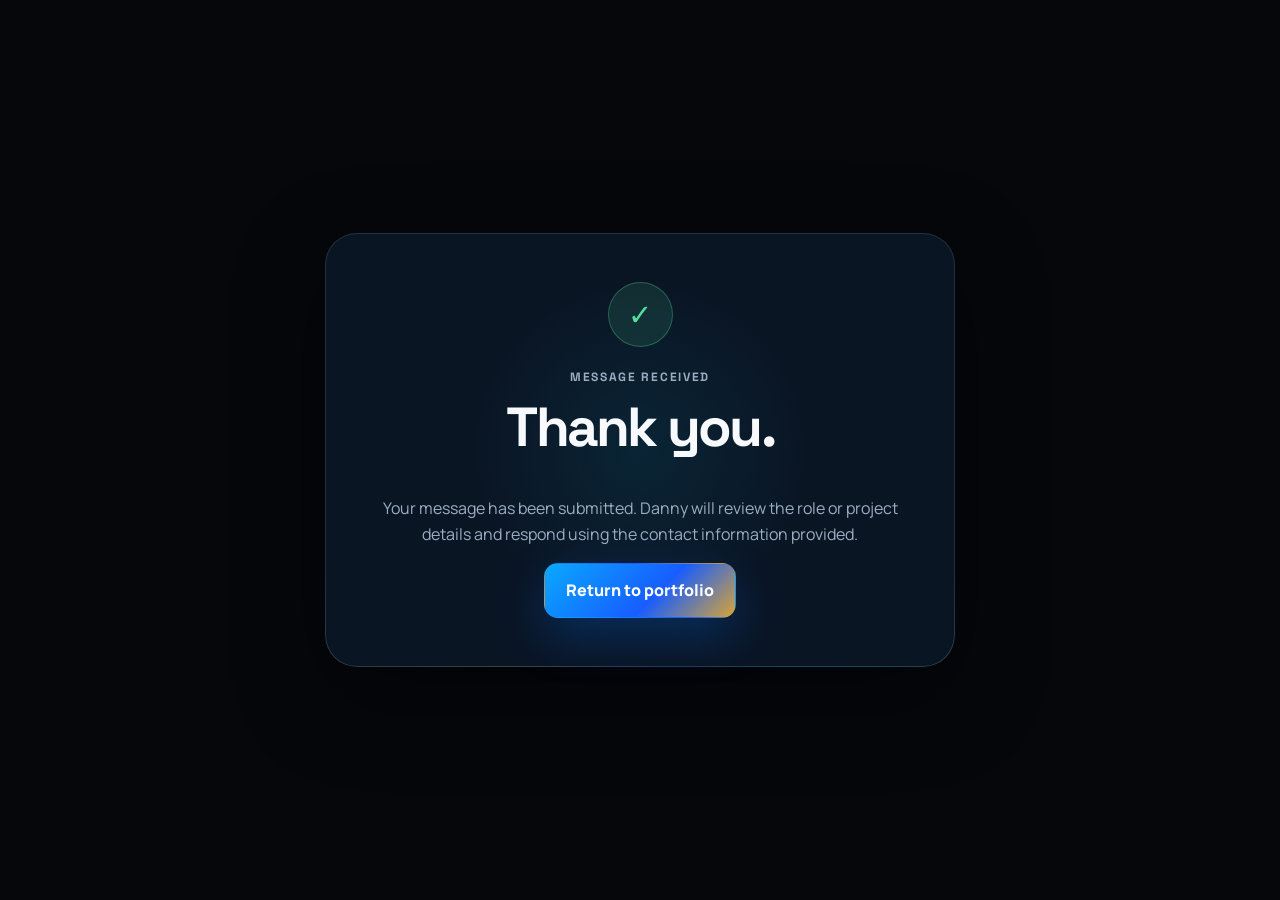
<file: thank-you.html>
<!doctype html><html lang="en"><head><meta charset="utf-8"><meta name="viewport" content="width=device-width,initial-scale=1"><title>Message received | Danny Garza</title><meta name="robots" content="noindex"><link rel="icon" href="favicon.png" type="image/png"><link rel="preconnect" href="https://fonts.googleapis.com"><link rel="preconnect" href="https://fonts.gstatic.com" crossorigin><link href="https://fonts.googleapis.com/css2?family=Manrope:wght@400;500;600;700;800&family=Space+Grotesk:wght@500;600;700&display=swap" rel="stylesheet"><script>document.documentElement.classList.add('js')</script><link rel="stylesheet" href="assets/css/styles.css"></head><body><main class="utility-page"><div class="utility-card glow-card" data-glow-card><span class="success-icon">✓</span><p class="kicker">MESSAGE RECEIVED</p><h1>Thank you.</h1><p>Your message has been submitted. Danny will review the role or project details and respond using the contact information provided.</p><a class="button primary" href="index.html">Return to portfolio</a></div></main><script src="assets/js/common.js" defer></script></body></html>
</file>
<file: assets/css/styles.css>
:root{
  --bg:#05070b;--bg-2:#07111d;--panel:#0a1524;--panel-2:#0d1b2e;--panel-3:#10243c;
  --text:#f7f9fc;--muted:#9caec3;--line:rgba(146,177,209,.18);--line-strong:rgba(109,224,255,.42);
  --cyan:#00dcff;--cyan-soft:#8beeff;--blue:#1568ff;--blue-2:#072a68;--gold:#e8b84a;--gold-soft:#ffd97a;
  --green:#54df9a;--danger:#ff6e75;--shadow:0 28px 90px rgba(0,0,0,.48);--radius:28px;--radius-sm:18px;
  --max:1180px;--font:"Manrope",Aptos,Arial,sans-serif;--display:"Space Grotesk","Manrope",Aptos,Arial,sans-serif
}
*{box-sizing:border-box}html{scroll-behavior:smooth;color-scheme:dark}body{margin:0;background:var(--bg);color:var(--text);font-family:var(--font);font-size:16px;line-height:1.65;overflow-x:hidden}a{color:inherit;text-decoration:none}img{max-width:100%;display:block}button,input,textarea,select{font:inherit;color:inherit}button{cursor:pointer}::selection{background:var(--cyan);color:#021019}.hidden{display:none!important}.sr-only{position:absolute!important;width:1px!important;height:1px!important;padding:0!important;margin:-1px!important;overflow:hidden!important;clip:rect(0,0,0,0)!important;white-space:nowrap!important;border:0!important}.skip-link{position:fixed;left:14px;top:-100px;z-index:999;background:#fff;color:#04111b;padding:12px 18px;border-radius:10px;font-weight:800}.skip-link:focus{top:14px}.section-shell{width:min(calc(100% - 36px),var(--max));margin-inline:auto}.section-block{padding:110px 0}.kicker,.eyebrow{text-transform:uppercase;letter-spacing:.14em;font:800 12px var(--display);color:var(--cyan);margin:0 0 13px}h1,h2,h3{font-family:var(--display);line-height:1.08;margin-top:0}h1{font-size:clamp(44px,6vw,78px);letter-spacing:-.05em}h2{font-size:clamp(34px,4.8vw,58px);letter-spacing:-.04em}h3{font-size:24px}.text-link{font-weight:800}.text-link span{color:var(--cyan)}.text-link:hover{color:var(--cyan)}
.progress-track{position:fixed;inset:0 0 auto;height:3px;z-index:300;background:transparent}.progress-track span{display:block;height:100%;width:0;background:linear-gradient(90deg,var(--cyan),var(--blue),var(--gold))}.background-grid{position:fixed;inset:0;z-index:-5;pointer-events:none;background-image:linear-gradient(rgba(255,255,255,.022) 1px,transparent 1px),linear-gradient(90deg,rgba(255,255,255,.022) 1px,transparent 1px);background-size:46px 46px;mask-image:linear-gradient(to bottom,black,transparent 85%)}.ambient{position:fixed;border-radius:50%;filter:blur(100px);z-index:-4;pointer-events:none;opacity:.17}.ambient-blue{width:620px;height:620px;background:#007dff;top:-310px;right:-260px}.ambient-gold{width:540px;height:540px;background:#8a5d00;bottom:-320px;left:-260px}
.site-header{position:sticky;top:0;z-index:200;background:rgba(5,7,11,.76);backdrop-filter:blur(20px);border-bottom:1px solid rgba(255,255,255,.07)}.nav-shell{width:min(calc(100% - 36px),var(--max));min-height:80px;margin:auto;display:flex;align-items:center;justify-content:space-between;gap:28px}.brand{display:inline-flex;align-items:center;gap:12px;min-width:220px}.brand-emblem{width:48px;height:48px;border-radius:15px;overflow:hidden;border:1px solid rgba(232,184,74,.35);box-shadow:0 0 24px rgba(232,184,74,.14)}.brand-emblem img{width:100%;height:100%;object-fit:cover}.brand-copy strong,.brand-copy small{display:block}.brand-copy strong{font:800 15px var(--display);letter-spacing:.015em}.brand-copy small{font-size:10px;color:var(--muted);margin-top:-2px;letter-spacing:.04em}.site-nav{display:flex;align-items:center;gap:25px;font-size:13px;font-weight:700}.site-nav a{color:#d7e2ee;transition:color .2s ease}.site-nav a:hover,.site-nav .is-current{color:var(--cyan-soft)}.nav-action{padding:11px 16px;border-radius:999px;border:1px solid rgba(232,184,74,.34);background:linear-gradient(135deg,rgba(232,184,74,.13),rgba(0,220,255,.06));white-space:nowrap}.nav-toggle{display:none;width:48px;height:48px;border:1px solid var(--line);border-radius:14px;background:var(--panel);align-items:center;justify-content:center;flex-direction:column;gap:6px}.nav-toggle span:not(.sr-only){width:20px;height:2px;border-radius:2px;background:white}.site-nav-simple{display:flex!important}
.button{min-height:50px;display:inline-flex;align-items:center;justify-content:center;padding:13px 21px;border:1px solid transparent;border-radius:14px;font-weight:800;transition:transform .22s ease,box-shadow .22s ease,border-color .22s ease,background .22s ease}.button:hover{transform:translateY(-2px)}.button.primary{background:linear-gradient(135deg,#0aa9ff,#175dff 58%,#d9a437);color:#fff;box-shadow:0 18px 48px rgba(0,116,255,.27)}.button.primary:hover{box-shadow:0 22px 58px rgba(0,171,255,.34)}.button.secondary{background:rgba(255,255,255,.045);border-color:var(--line);color:#eff6ff}.button.secondary:hover{border-color:var(--line-strong);background:rgba(0,220,255,.06)}.hero-actions{display:flex;gap:12px;flex-wrap:wrap}
.glow-card{position:relative;isolation:isolate}.glow-card:before{content:"";position:absolute;inset:-1px;border-radius:inherit;padding:1px;background:conic-gradient(from var(--glow-angle,0deg),transparent 0 30%,var(--cyan) 38%,var(--blue) 48%,var(--gold) 59%,transparent 70% 100%);opacity:var(--glow-opacity,.13);transition:opacity .25s ease;z-index:-1;mask:linear-gradient(#000 0 0) content-box,linear-gradient(#000 0 0);mask-composite:exclude}.glow-card:hover:before,.glow-card:focus-within:before{opacity:.95}.glow-card:after{content:"";position:absolute;inset:1px;border-radius:inherit;background:radial-gradient(240px circle at var(--glow-x,50%) var(--glow-y,50%),rgba(0,220,255,.08),transparent 70%);pointer-events:none;z-index:-1}
.hero{min-height:calc(100svh - 80px);display:grid;grid-template-columns:1.02fr .98fr;align-items:center;gap:58px;padding:76px 0 72px}.status-pill{display:inline-flex;align-items:center;gap:9px;border:1px solid var(--line);background:rgba(255,255,255,.035);border-radius:999px;padding:8px 12px;margin-bottom:24px;color:#d9e5f1;font-size:12px}.status-pill span{width:8px;height:8px;border-radius:50%;background:var(--green);box-shadow:0 0 0 6px rgba(84,223,154,.12)}.hero h1{margin:0 0 24px}.hero h1 em{font-style:normal;color:transparent;background:linear-gradient(90deg,#fff 5%,var(--cyan) 45%,var(--gold-soft));background-clip:text;-webkit-background-clip:text}.hero-lede{font-size:clamp(18px,2vw,21px);color:#c3d1df;max-width:660px;margin:0 0 32px}.hero-proof{display:grid;grid-template-columns:repeat(3,1fr);gap:15px;margin-top:38px}.hero-proof>div{padding-top:17px;border-top:1px solid var(--line)}.hero-proof strong{display:block;font:800 23px var(--display)}.hero-proof span{display:block;font-size:12px;color:var(--muted)}.globe-shell{border-radius:32px;background:linear-gradient(180deg,rgba(11,27,47,.92),rgba(5,13,23,.98));border:1px solid rgba(105,167,222,.24);box-shadow:var(--shadow);overflow:hidden}.globe-toolbar{height:54px;display:flex;align-items:center;gap:9px;padding:0 18px;border-bottom:1px solid var(--line);font-size:11px;letter-spacing:.08em}.globe-toolbar b{font-size:10px}.globe-toolbar small{margin-left:auto;color:#71869c}.live-dot{width:8px;height:8px;border-radius:50%;background:var(--cyan);box-shadow:0 0 0 0 rgba(0,220,255,.6);animation:pulse 2s infinite}.globe-stage{position:relative;aspect-ratio:1;min-height:440px;background:radial-gradient(circle at 50% 50%,rgba(0,124,255,.16),transparent 59%),linear-gradient(180deg,#07101d,#040910);overflow:hidden}.globe-stage canvas{position:absolute;inset:0;width:100%;height:100%;z-index:2}.globe-fallback{position:absolute;inset:0;opacity:.14;mix-blend-mode:screen}.globe-fallback img{width:100%;height:100%;object-fit:cover}.globe-label{position:absolute;z-index:3;padding:7px 10px;border:1px solid rgba(139,238,255,.26);background:rgba(5,16,28,.78);backdrop-filter:blur(8px);border-radius:999px;font:800 9px var(--display);letter-spacing:.11em;color:#d9faff;box-shadow:0 8px 25px rgba(0,0,0,.3);pointer-events:none}.label-intake{left:7%;top:20%}.label-agents{right:8%;top:25%}.label-tools{left:10%;bottom:22%}.label-eval{right:8%;bottom:20%}.label-human{left:50%;bottom:7%;transform:translateX(-50%);border-color:rgba(232,184,74,.4);color:var(--gold-soft)}.globe-readout{display:grid;grid-template-columns:repeat(3,1fr);gap:8px;padding:14px}.globe-readout span{display:flex;align-items:center;gap:7px;padding:10px;border-radius:10px;background:#06111e;border:1px solid rgba(255,255,255,.06);font-size:10px;color:#b7c7d7}.globe-readout i{width:7px;height:7px;border-radius:50%;background:var(--cyan);box-shadow:0 0 12px var(--cyan)}
.signal-strip{display:flex;flex-wrap:wrap;justify-content:center;gap:9px;padding-bottom:28px}.signal-strip span{border:1px solid var(--line);background:rgba(255,255,255,.025);border-radius:999px;padding:9px 13px;font-size:11px;color:#b9c9d9}.section-heading{max-width:780px;margin-bottom:42px}.section-heading h2{margin:0 0 14px}.section-heading>p:last-child{font-size:18px;color:var(--muted);margin:0}.split-heading{max-width:none;display:grid;grid-template-columns:1fr .67fr;gap:70px;align-items:end}.split-heading>p:last-child{font-size:15px;border-left:1px solid var(--line);padding-left:24px}.role-selector{display:flex;flex-wrap:wrap;gap:9px;margin-bottom:17px}.role-selector button{border:1px solid var(--line);background:rgba(255,255,255,.028);border-radius:999px;padding:10px 14px;font-size:12px;color:#b8c9db}.role-selector button[aria-selected="true"]{background:linear-gradient(135deg,rgba(0,220,255,.18),rgba(232,184,74,.1));border-color:rgba(0,220,255,.55);color:white}.role-output{display:grid;grid-template-columns:.7fr 1.3fr;gap:34px;border-radius:24px;padding:27px;background:linear-gradient(135deg,rgba(12,32,55,.94),rgba(7,18,31,.96));border:1px solid var(--line)}.role-output h3{font-size:29px;margin:0 0 8px}.role-output p{color:var(--muted);margin:0}.role-output-metrics{display:grid;grid-template-columns:repeat(3,1fr);gap:12px}.role-output-metrics>div{padding:17px;border:1px solid rgba(255,255,255,.07);background:#07121f;border-radius:14px}.role-output-metrics span,.role-output-metrics strong{display:block}.role-output-metrics span{font-size:10px;color:#73879b;text-transform:uppercase;letter-spacing:.1em}.role-output-metrics strong{font-size:13px;margin-top:8px}
.lab-section{padding:110px 0;background:linear-gradient(180deg,rgba(8,25,44,.72),rgba(5,7,11,.35));border-block:1px solid var(--line)}.lab-layout{display:grid;grid-template-columns:270px 1fr;gap:16px}.lab-tabs{display:flex;flex-direction:column;gap:8px}.lab-tabs button{display:flex;align-items:center;gap:12px;text-align:left;border:1px solid var(--line);background:rgba(255,255,255,.02);border-radius:14px;padding:15px;color:#aebfd1}.lab-tabs button span{font:800 10px var(--display);color:#667b91}.lab-tabs button.is-active{border-color:rgba(0,220,255,.48);background:linear-gradient(135deg,rgba(0,220,255,.12),rgba(21,104,255,.06));color:#fff}.lab-tabs button.is-active span{color:var(--cyan)}.lab-console{border:1px solid rgba(112,175,227,.25);border-radius:24px;background:linear-gradient(180deg,#0a1728,#050c16);box-shadow:var(--shadow);overflow:hidden}.console-header{height:52px;display:flex;align-items:center;gap:10px;padding:0 17px;border-bottom:1px solid var(--line);font-size:10px;letter-spacing:.08em}.console-header>div{display:flex;gap:6px}.console-header>div span{width:8px;height:8px;border-radius:50%;background:var(--danger)}.console-header>div span:nth-child(2){background:var(--gold)}.console-header>div span:nth-child(3){background:var(--green)}.console-header b{margin-left:8px}.console-header small{margin-left:auto;color:#677b90}.console-body{padding:22px}.flow-map{display:grid;grid-template-columns:1fr 38px 1fr 38px 1fr 38px 1fr;align-items:center;gap:7px}.flow-node{padding:15px;border-radius:14px;background:#07121f;border:1px solid rgba(255,255,255,.07);min-height:112px}.flow-node.is-active{border-color:rgba(0,220,255,.44);box-shadow:inset 0 0 35px rgba(0,220,255,.05)}.flow-node span{font:800 9px var(--display);letter-spacing:.1em;color:var(--cyan)}.flow-node b,.flow-node small{display:block}.flow-node b{font-size:13px;margin-top:15px}.flow-node small{font-size:10px;color:#74879a;margin-top:4px}.flow-connector{height:2px;background:rgba(0,220,255,.17);position:relative;overflow:hidden}.flow-connector i{position:absolute;width:18px;height:100%;background:linear-gradient(90deg,transparent,var(--cyan),transparent);animation:flow 2.2s linear infinite}.console-grid{display:grid;grid-template-columns:repeat(2,1fr);gap:10px;margin-top:18px}.console-grid>div{padding:15px;background:#06101c;border:1px solid rgba(255,255,255,.06);border-radius:13px}.console-grid small{color:#697e93;font-size:9px;letter-spacing:.1em}.console-grid p{margin:7px 0 0;font-size:12px;color:#c4d1df}.console-statusbar{display:flex;justify-content:space-between;gap:15px;flex-wrap:wrap;margin-top:16px;padding-top:15px;border-top:1px solid var(--line);font-size:10px;color:#75899d}.console-statusbar span{display:flex;align-items:center;gap:7px}.status-green{width:7px;height:7px;border-radius:50%;background:var(--green)}
.project-grid{display:grid;grid-template-columns:1.18fr .82fr;gap:16px}.project-card{border-radius:23px;border:1px solid var(--line);background:linear-gradient(180deg,rgba(12,31,52,.9),rgba(7,17,29,.94));padding:27px;min-height:255px}.project-feature{grid-row:span 3;min-height:620px;background:radial-gradient(circle at 76% 15%,rgba(0,220,255,.11),transparent 32%),linear-gradient(180deg,rgba(12,31,52,.94),rgba(6,15,26,.98))}.project-top{display:flex;justify-content:space-between;gap:14px;color:#70859a;text-transform:uppercase;letter-spacing:.1em;font-size:9px}.project-card h3{font-size:30px;margin:34px 0 14px}.project-card p{color:var(--muted)}.project-card ul{padding-left:18px;color:#c3d2e0}.project-card li{margin:9px 0}.project-flow{display:flex;flex-wrap:wrap;align-items:center;gap:9px;margin:65px 0 32px}.project-flow span{padding:9px 10px;border-radius:10px;border:1px solid rgba(0,220,255,.16);background:#06111e;font-size:11px}.project-flow i{font-style:normal;color:var(--cyan)}.project-detail-grid{display:grid;grid-template-columns:repeat(2,1fr);gap:12px}.project-detail-grid>div{padding:16px;border:1px solid rgba(255,255,255,.07);border-radius:13px;background:#06111e}.project-detail-grid small,.project-detail-grid b{display:block}.project-detail-grid small{font-size:9px;letter-spacing:.1em;color:#6e8297}.project-detail-grid b{font-size:12px;margin-top:8px}
.skills-section{padding:110px 0;background:linear-gradient(180deg,rgba(8,22,38,.66),rgba(5,7,11,.15));border-block:1px solid var(--line)}.skills-grid{display:grid;grid-template-columns:repeat(2,1fr);gap:16px}.skill-card{border-radius:22px;padding:27px;background:linear-gradient(180deg,rgba(12,30,50,.86),rgba(7,17,29,.91));border:1px solid var(--line)}.skill-icon{width:42px;height:42px;display:grid;place-items:center;border-radius:13px;background:linear-gradient(135deg,rgba(0,220,255,.16),rgba(232,184,74,.13));border:1px solid rgba(0,220,255,.24);color:var(--gold-soft);font-size:22px}.skill-card h3{margin:30px 0 18px}.chip-cloud{display:flex;flex-wrap:wrap;gap:8px}.chip-cloud span{border:1px solid var(--line);background:rgba(255,255,255,.025);border-radius:999px;padding:7px 10px;font-size:11px;color:#bdcbd9}
.badge-grid{display:grid;grid-template-columns:repeat(3,1fr);gap:16px}.badge-grid-large{grid-template-columns:repeat(4,1fr)}.mastery-badge{border-radius:22px;border:1px solid var(--line);background:linear-gradient(180deg,rgba(12,29,48,.9),rgba(6,15,26,.96));padding:18px;overflow:hidden}.mastery-badge h3{font-size:18px;line-height:1.3;margin:4px 0 6px}.mastery-badge>span{font-size:11px;color:#74889c}.badge-chassis{position:relative;aspect-ratio:1;border-radius:24px;padding:18px;background:#050a11;display:grid;place-items:center;overflow:hidden;margin-bottom:19px;clip-path:polygon(50% 0,92% 14%,100% 54%,76% 100%,24% 100%,0 54%,8% 14%)}.badge-chassis:before{content:"";position:absolute;inset:3px;clip-path:inherit;background:radial-gradient(circle at 50% 35%,rgba(255,255,255,.13),transparent 34%),linear-gradient(145deg,#0b1a2a,#06101a);z-index:0}.badge-chassis:after{content:"";position:absolute;inset:0;clip-path:inherit;box-shadow:inset 0 0 32px currentColor;opacity:.45}.badge-chassis img{position:relative;z-index:1;width:80%;height:80%;object-fit:contain;border-radius:50%;filter:drop-shadow(0 18px 22px rgba(0,0,0,.35))}.badge-cyan{color:var(--cyan);background:linear-gradient(145deg,#00e5ff,#0d56ff 54%,#061627)}.badge-blue{color:#4f8dff;background:linear-gradient(145deg,#4c96ff,#052d7b 58%,#061627)}.badge-gold{color:var(--gold);background:linear-gradient(145deg,#ffd874,#7b5000 55%,#07111c)}.center-action{text-align:center;margin-top:31px}
.certificate-section{padding:110px 0;background:linear-gradient(180deg,#07111d,#05070b);border-block:1px solid var(--line)}.certificate-stage{display:grid;grid-template-columns:repeat(4,1fr);gap:18px;align-items:center;perspective:1400px}.certificate-frame{position:relative;border:0;background:linear-gradient(145deg,#2f3036,#090b10 38%,#1c2027);padding:13px;border-radius:5px;box-shadow:22px 28px 38px rgba(0,0,0,.52),-5px -5px 18px rgba(255,255,255,.05),inset 0 0 0 2px rgba(232,184,74,.42);transform:scale(.9) rotateY(7deg);opacity:.68;transition:transform .4s cubic-bezier(.2,.7,.2,1),opacity .35s ease,filter .35s ease;min-width:0}.certificate-frame:nth-child(2n){transform:scale(.9) rotateY(-7deg)}.certificate-frame.is-active,.certificate-frame:hover,.certificate-frame:focus-visible{transform:scale(1.04) rotateY(0);opacity:1;filter:saturate(1.08)}.certificate-frame:after{content:"";position:absolute;inset:8px;border:1px solid rgba(232,184,74,.62);pointer-events:none}.certificate-frame img{width:100%;aspect-ratio:1.28;object-fit:contain;background:#fff}.frame-light{position:absolute;inset:13px;z-index:2;pointer-events:none;background:linear-gradient(135deg,rgba(255,255,255,.24),transparent 28%,transparent 73%,rgba(0,0,0,.12));mix-blend-mode:screen}.certificate-caption{display:block;text-align:left;padding:15px 5px 6px}.certificate-caption b,.certificate-caption small{display:block}.certificate-caption b{font:700 13px/1.35 var(--display)}.certificate-caption small{font-size:10px;color:#8497aa;margin-top:5px}.certificate-controls{display:flex;justify-content:center;align-items:center;gap:14px;margin-top:28px}.certificate-controls button{width:46px;height:46px;border:1px solid var(--line);background:#081421;border-radius:50%;font-size:20px}.certificate-controls span{font-size:11px;color:#7f92a5}.certificate-dialog{width:min(1050px,calc(100% - 28px));border:1px solid var(--line);border-radius:26px;background:#07111d;color:white;padding:24px;box-shadow:0 55px 150px rgba(0,0,0,.72)}.certificate-dialog::backdrop{background:rgba(0,4,9,.86);backdrop-filter:blur(10px)}.dialog-nav{position:absolute;top:50%;transform:translateY(-50%);width:48px;height:48px;border-radius:50%;border:1px solid var(--line);background:rgba(5,17,29,.88);font-size:22px;z-index:4}.dialog-prev{left:12px}.dialog-next{right:12px}.dialog-close{position:absolute;right:16px;top:16px;width:46px;height:46px;border-radius:50%;border:1px solid var(--line);background:#07111d;font-size:27px;z-index:4}.dialog-certificate-frame{background:linear-gradient(145deg,#3e3f45,#090b10 36%,#242831);padding:18px;box-shadow:26px 34px 50px rgba(0,0,0,.48),inset 0 0 0 2px rgba(232,184,74,.5)}.dialog-certificate-frame img{width:100%;max-height:68vh;object-fit:contain;background:white}.dialog-copy{padding:22px 4px 4px}.dialog-copy h2{font-size:32px;margin:0 0 7px}.dialog-copy p{color:var(--muted)}
.about-grid{display:grid;grid-template-columns:.72fr 1.28fr;gap:65px;align-items:center}.about-photo{position:relative;max-width:430px}.photo-ring{border-radius:34px;overflow:hidden;border:1px solid rgba(0,220,255,.32);box-shadow:0 32px 80px rgba(0,0,0,.43),0 0 42px rgba(0,220,255,.08)}.photo-ring img{width:100%;aspect-ratio:1;object-fit:cover}.photo-stamp{position:absolute;width:132px;height:132px;border-radius:28px;overflow:hidden;right:-27px;bottom:-27px;border:3px solid #07111d;box-shadow:0 18px 45px rgba(0,0,0,.55)}.photo-stamp img{width:100%;height:100%;object-fit:cover}.about-copy>p{font-size:18px;color:var(--muted)}.about-points{display:grid;grid-template-columns:repeat(3,1fr);gap:12px;margin:28px 0}.about-points>div{padding:16px;border:1px solid var(--line);border-radius:14px;background:rgba(255,255,255,.025)}.about-points strong,.about-points span{display:block}.about-points strong{font:800 18px var(--display);color:var(--gold-soft)}.about-points span{font-size:11px;color:#8ea0b3;margin-top:5px}
.contact-section{padding:110px 0;background:radial-gradient(circle at 20% 20%,rgba(0,119,255,.18),transparent 38%),radial-gradient(circle at 80% 90%,rgba(232,184,74,.12),transparent 34%),linear-gradient(180deg,#07111d,#05070b);border-top:1px solid var(--line)}.contact-grid{display:grid;grid-template-columns:.82fr 1.18fr;gap:70px}.contact-copy h2{margin-bottom:18px}.contact-copy>p{font-size:18px;color:var(--muted)}.contact-direct{display:grid;gap:9px;margin-top:34px}.contact-direct a{padding:14px 0;border-bottom:1px solid var(--line)}.contact-direct span,.contact-direct strong{display:block}.contact-direct span{font-size:9px;letter-spacing:.1em;color:#6f8498;text-transform:uppercase}.contact-direct strong{font-size:14px}.contact-form{border-radius:24px;border:1px solid var(--line);background:rgba(8,20,34,.9);padding:28px;box-shadow:var(--shadow)}.contact-form label{display:block;font-weight:700;font-size:12px;margin-bottom:16px}.contact-form input,.contact-form textarea{display:block;width:100%;margin-top:7px;border:1px solid rgba(138,170,202,.22);border-radius:12px;background:#05101c;color:#fff;padding:13px 14px;outline:none}.contact-form input:focus,.contact-form textarea:focus{border-color:var(--cyan);box-shadow:0 0 0 3px rgba(0,220,255,.1)}.contact-form .button{width:100%;border:0}.form-note{font-size:10px;color:#718499;margin:12px 0 0}
.site-footer{border-top:1px solid var(--line);padding:62px 0 25px;background:#04070b}.footer-grid{display:grid;grid-template-columns:1.55fr .7fr 1fr;gap:60px}.footer-grid>div:first-child p{max-width:500px;color:var(--muted);margin-top:20px}.footer-grid h2{font-size:11px;color:#7a8ea2;letter-spacing:.12em;text-transform:uppercase;margin-bottom:17px}.footer-grid>div:not(:first-child){display:flex;flex-direction:column;gap:8px;align-items:flex-start;font-size:13px}.footer-grid a:hover{color:var(--cyan)}.footer-bottom{display:flex;justify-content:space-between;gap:25px;border-top:1px solid var(--line);padding-top:22px;margin-top:45px;font-size:10px;color:#66798d}
.subhero{padding:118px 0 58px;max-width:930px!important;margin-left:max(18px,calc((100vw - var(--max))/2))!important}.subhero h1{margin:0 0 18px}.subhero>p:last-of-type{font-size:20px;color:var(--muted);max-width:760px}.stats-grid{display:grid;grid-template-columns:repeat(4,1fr);gap:15px}.stat-card{border-radius:19px;border:1px solid var(--line);background:linear-gradient(180deg,rgba(12,29,48,.9),rgba(6,15,26,.96));padding:22px}.stat-card strong,.stat-card span{display:block}.stat-card strong{font:800 32px var(--display)}.stat-card span{font-size:11px;color:var(--muted)}.credential-library{padding:110px 0;background:linear-gradient(180deg,rgba(8,23,40,.74),rgba(5,7,11,.2));border-block:1px solid var(--line)}.credential-toolbar{position:sticky;top:92px;z-index:30;border:1px solid var(--line);border-radius:22px;background:rgba(6,15,26,.95);backdrop-filter:blur(18px);padding:18px;margin-bottom:22px}.search-field input{width:100%;min-height:50px;border:1px solid var(--line);border-radius:13px;background:#030a12;padding:0 15px;outline:none}.search-field input:focus,.role-filter select:focus{border-color:var(--cyan);box-shadow:0 0 0 3px rgba(0,220,255,.1)}.role-filter{display:grid;grid-template-columns:auto minmax(200px,1fr);align-items:center;gap:12px;margin-top:12px}.role-filter span{font-size:10px;letter-spacing:.1em;text-transform:uppercase;color:#71859a}.role-filter select{min-height:44px;border:1px solid var(--line);background:#06111e;border-radius:12px;padding:0 12px}.filter-row{display:flex;flex-wrap:wrap;gap:8px;margin-top:13px}.filter-button{border:1px solid var(--line);background:rgba(255,255,255,.025);color:#b9c8d7;padding:8px 11px;border-radius:999px;font-size:10px}.filter-button[aria-pressed="true"]{background:var(--cyan);color:#031019;border-color:var(--cyan);font-weight:800}.result-count{margin:12px 0 0;font-size:10px;color:#788ba0}.credential-list{display:grid;grid-template-columns:repeat(2,1fr);gap:11px}.credential-record{display:grid;grid-template-columns:45px 1fr auto;gap:14px;padding:17px;border:1px solid var(--line);border-radius:16px;background:rgba(10,24,40,.72)}.credential-index{width:38px;height:38px;border-radius:12px;display:grid;place-items:center;background:#04101b;border:1px solid rgba(0,220,255,.15);color:var(--cyan);font:800 10px var(--display)}.credential-record h3{font-size:14px;line-height:1.4;margin:0 0 5px}.credential-record p{margin:0;font-size:10px;color:#778ba0}.credential-record time{font-size:9px;color:#6c8094;white-space:nowrap}.credential-tags{display:flex;flex-wrap:wrap;gap:5px;margin-top:8px}.credential-tags span{font-size:8px;border:1px solid rgba(255,255,255,.07);border-radius:999px;padding:3px 6px;color:#8397aa}.no-results{grid-column:1/-1;text-align:center;padding:50px;border:1px dashed var(--line);border-radius:18px;color:var(--muted)}.evidence-grid{display:grid;grid-template-columns:repeat(4,1fr);gap:15px}.evidence-card{border-radius:18px;border:1px solid var(--line);background:linear-gradient(180deg,rgba(12,29,48,.9),rgba(6,15,26,.96));padding:23px;min-height:215px}.evidence-card>span{font-size:9px;letter-spacing:.1em;color:var(--gold);text-transform:uppercase}.evidence-card h3{font-size:18px;line-height:1.3;margin:38px 0 10px}.evidence-card p{font-size:11px;color:var(--muted)}.disclosure{border-left:2px solid var(--gold);padding-left:15px;color:#8396aa;font-size:11px;margin-top:23px}
.resume-hero{padding:108px 0 55px;display:flex;align-items:flex-end;justify-content:space-between;gap:35px;border-bottom:1px solid var(--line)}.resume-hero h1{margin:0 0 7px}.resume-title{font:700 20px var(--display);color:var(--cyan)}.resume-hero p:last-child{color:var(--muted)}.resume-actions{display:flex;flex-wrap:wrap;gap:10px}.resume-layout{display:grid;grid-template-columns:1fr 330px;gap:45px;padding:65px 0 110px}.resume-block{padding-bottom:45px;margin-bottom:45px;border-bottom:1px solid var(--line)}.resume-block>h2{font-size:37px}.resume-block>p:last-child{font-size:18px;color:#c2d0de}.resume-job{padding:24px 0;border-top:1px solid rgba(255,255,255,.08)}.job-head{display:flex;justify-content:space-between;gap:20px}.job-head h2{font-size:22px;margin:0 0 3px}.job-head p{margin:0;color:var(--cyan);font-size:12px}.job-head time{font-size:11px;color:#8396aa;white-space:nowrap}.resume-job ul{padding-left:20px;color:#bdcbd9}.resume-job li{margin:9px 0}.resume-projects{display:grid;grid-template-columns:repeat(2,1fr);gap:13px}.resume-projects>div{border:1px solid var(--line);border-radius:15px;background:rgba(255,255,255,.025);padding:18px}.resume-projects h3{font-size:16px;margin-bottom:8px}.resume-projects p{margin:0;color:var(--muted);font-size:12px}.resume-side{display:flex;flex-direction:column;gap:15px}.resume-side-card{border:1px solid var(--line);border-radius:18px;background:linear-gradient(180deg,rgba(12,29,48,.9),rgba(6,15,26,.96));padding:22px}.resume-side-card h3{font-size:18px}.resume-side-card p{color:var(--muted);font-size:12px}.plain-list{list-style:none;padding:0;margin:0}.plain-list li{padding:7px 0;border-bottom:1px solid rgba(255,255,255,.06);font-size:12px;color:#cad5e0}.plain-list li:last-child{border:0}.legal-copy{padding:30px 0 110px;max-width:830px!important}.legal-copy h2{font-size:28px;margin-top:42px}.legal-copy p{color:var(--muted)}.utility-page{min-height:100svh;display:grid;place-items:center;padding:25px}.utility-card{width:min(630px,100%);border:1px solid var(--line);border-radius:32px;background:var(--panel);padding:48px;text-align:center;box-shadow:var(--shadow)}.utility-card h1{font-size:55px}.utility-card p{color:var(--muted)}.success-icon{width:65px;height:65px;border-radius:50%;display:grid;place-items:center;margin:0 auto 22px;background:rgba(84,223,154,.12);color:var(--green);border:1px solid rgba(84,223,154,.3);font-size:29px}
.reveal{opacity:1;transform:none}.js .reveal{opacity:0;transform:translateY(20px);transition:opacity .7s ease,transform .7s ease}.js .reveal.is-visible{opacity:1;transform:none}@keyframes pulse{70%{box-shadow:0 0 0 9px rgba(0,220,255,0)}100%{box-shadow:0 0 0 0 rgba(0,220,255,0)}}@keyframes flow{from{left:-20px}to{left:100%}}:focus-visible{outline:3px solid var(--cyan);outline-offset:3px}
@media(max-width:1040px){.hero{grid-template-columns:1fr;min-height:auto}.hero-visual{max-width:760px}.project-grid{grid-template-columns:1fr}.project-feature{grid-row:auto;min-height:auto}.lab-layout{grid-template-columns:1fr}.lab-tabs{display:grid;grid-template-columns:repeat(2,1fr)}.badge-grid-large{grid-template-columns:repeat(2,1fr)}.certificate-stage{grid-template-columns:repeat(2,1fr)}.about-grid{grid-template-columns:.8fr 1.2fr}.evidence-grid{grid-template-columns:repeat(2,1fr)}.resume-layout{grid-template-columns:1fr}.resume-side{display:grid;grid-template-columns:repeat(2,1fr)}}
@media(max-width:800px){.section-block,.lab-section,.skills-section,.certificate-section,.contact-section{padding:80px 0}.nav-toggle{display:flex}.site-nav:not(.site-nav-simple){display:none;position:absolute;left:18px;right:18px;top:70px;flex-direction:column;align-items:stretch;gap:4px;padding:16px;border:1px solid var(--line);border-radius:18px;background:#07111d;box-shadow:var(--shadow)}.site-nav.is-open{display:flex!important}.site-nav a{padding:11px}.hero{gap:42px;padding:55px 0}.hero-proof{grid-template-columns:1fr}.hero-proof>div{display:flex;align-items:baseline;gap:10px}.split-heading{grid-template-columns:1fr;gap:18px}.split-heading>p:last-child{border-left:0;padding-left:0}.role-output{grid-template-columns:1fr}.role-output-metrics{grid-template-columns:1fr}.flow-map{grid-template-columns:1fr}.flow-connector{width:2px;height:30px;margin:auto}.flow-connector i{width:100%;height:15px;animation:flow-vertical 2.2s linear infinite}.console-grid,.skills-grid,.badge-grid,.stats-grid,.credential-list,.resume-projects{grid-template-columns:1fr}.project-detail-grid{grid-template-columns:1fr}.certificate-stage{grid-template-columns:1fr}.certificate-frame{max-width:560px;margin:auto;transform:none!important;opacity:.45}.certificate-frame.is-active{opacity:1}.about-grid,.contact-grid{grid-template-columns:1fr}.about-photo{max-width:380px}.about-points{grid-template-columns:1fr}.footer-grid{grid-template-columns:1fr;gap:34px}.footer-bottom{flex-direction:column}.subhero{padding-top:78px}.resume-hero{align-items:flex-start;flex-direction:column}.resume-actions{width:100%}.resume-actions .button{flex:1}.resume-side{grid-template-columns:1fr}.job-head{flex-direction:column;gap:6px}.credential-toolbar{position:static}.credential-record{grid-template-columns:40px 1fr}.credential-record time{grid-column:2}.globe-readout{grid-template-columns:1fr}}@keyframes flow-vertical{from{top:-15px}to{top:100%}}
@media(max-width:500px){.section-shell{width:min(calc(100% - 24px),var(--max))}.nav-shell{width:calc(100% - 24px)}.brand{min-width:0}.brand-copy small{display:none}.site-nav-simple{gap:10px;font-size:11px}h1{font-size:42px}.hero-actions .button{width:100%}.globe-stage{min-height:330px}.globe-label{font-size:7px;padding:6px 8px}.lab-tabs{grid-template-columns:1fr}.console-body{padding:14px}.role-selector button{flex:1;min-width:140px}.contact-form{padding:20px}.utility-card{padding:34px 22px}.certificate-dialog{padding:14px}.dialog-copy h2{font-size:25px}}
@media(prefers-reduced-motion:reduce){*,*:before,*:after{animation-duration:.001ms!important;animation-iteration-count:1!important;scroll-behavior:auto!important;transition-duration:.001ms!important}.reveal{opacity:1;transform:none}.certificate-frame{transform:none!important}.glow-card:before{opacity:.18!important}}
@media print{.site-header,.site-footer,.progress-track,.ambient,.background-grid,.resume-actions{display:none!important}body{background:white;color:#111}.resume-layout,.resume-hero{width:100%;padding:20px 0}.resume-side-card,.resume-projects>div{background:white;border-color:#bbb}.resume-job ul,.resume-side-card p,.plain-list li,.resume-block>p:last-child{color:#222}}
</file>
<file: assets/css/premium-2027.css>
/* Portfolio refinement, Nov 2026. Additive layer: original theme, content, media and evidence remain intact. */
:root{--premium-border:rgba(178,207,239,.20);--premium-ink:#f6f9fe;--premium-muted:#b0c3d9;--premium-radius:22px;--premium-shadow:0 28px 70px rgba(0,0,0,.24)}
html{scroll-padding-top:100px}
body{background:radial-gradient(ellipse 60% 24% at 94% 4%,rgba(15,100,188,.14),transparent 70%),radial-gradient(ellipse 44% 17% at 8% 36%,rgba(0,195,225,.05),transparent 76%),var(--bg);-webkit-font-smoothing:antialiased}
:focus-visible{outline:3px solid #9eecfb!important;outline-offset:4px}
a,button{touch-action:manipulation}
.site-header{border-bottom-color:rgba(154,187,220,.15);box-shadow:0 6px 25px rgba(0,0,0,.09)}
.site-nav a:not(.nav-action){position:relative}
.site-nav a:not(.nav-action)::after{content:"";position:absolute;inset:auto 0 -7px;height:2px;background:linear-gradient(90deg,#77e5fa,#e7be79);transform:scaleX(0);transform-origin:left;transition:transform .22s ease}
.site-nav a:not(.nav-action):hover::after,.site-nav a.is-current::after{transform:scaleX(1)}
.hero{padding-top:88px;padding-bottom:56px;gap:clamp(24px,4vw,58px)}
.hero h1{max-width:12ch;letter-spacing:-.055em;line-height:1.04;font-size:clamp(50px,5.65vw,82px)}
.hero-lede{max-width:57ch;color:#d0dce9}
.hero .kicker{letter-spacing:.115em}
.hero-actions{display:flex;flex-wrap:wrap;align-items:center;gap:12px}
.hero-actions .button{white-space:normal;text-align:center;min-height:48px}
.button.tertiary{padding-inline:15px;background:transparent;border-color:transparent;color:#c6e9f6}
.button.tertiary:hover{color:#fff;border-color:rgba(166,228,246,.26);background:rgba(166,228,246,.06)}
.hero-proof strong{font-variant-numeric:tabular-nums}
.hero-proof span{line-height:1.4}
.proof-disclaimer{font-size:11px;color:#94a9bf;margin:11px 0 0;max-width:64ch;line-height:1.5}
.globe-shell{border-color:rgba(139,200,231,.3);box-shadow:0 24px 100px rgba(0,10,30,.55),inset 0 1px rgba(255,255,255,.05)}
.proof-dock{display:grid;grid-template-columns:repeat(3,minmax(0,1fr));gap:14px;padding:0 0 40px}
.proof-card{position:relative;isolation:isolate;overflow:hidden;display:flex;flex-direction:column;min-height:232px;padding:25px 25px 21px;border:1px solid var(--premium-border);border-radius:var(--premium-radius);background:linear-gradient(145deg,rgba(19,39,65,.90),rgba(7,17,31,.98));box-shadow:var(--premium-shadow);transition:transform .25s ease,border-color .25s ease,box-shadow .25s ease}
.proof-card::before{content:"";position:absolute;inset:0 auto auto 0;width:100%;height:2px;background:linear-gradient(90deg,rgba(110,236,255,.90),rgba(228,190,119,.74),transparent)}
.proof-card::after{content:"";position:absolute;width:150px;height:150px;top:-90px;right:-70px;z-index:-1;background:#39a8ff;opacity:.09;filter:blur(35px)}
.proof-card:hover{transform:translateY(-5px);border-color:rgba(134,222,243,.54);box-shadow:0 32px 86px rgba(0,0,0,.32)}
.proof-card__eyebrow{color:#99b6d0;font:800 11px var(--display);letter-spacing:.16em;text-transform:uppercase;display:flex;justify-content:space-between;gap:10px;align-items:center}
.proof-card__eyebrow b{font-size:18px;color:#addff0}
.proof-card h2{font-size:clamp(21px,2.15vw,27px);letter-spacing:-.035em;line-height:1.17;margin:30px 0 12px;max-width:18ch}
.proof-card p{margin:0 0 18px;font-size:13px;line-height:1.55;color:var(--premium-muted)}
.proof-card__link{font-size:12px;font-weight:800;color:#8fe8f8;margin-top:auto}
.proof-card__link span{color:#f0c77a}
.credential-hero-note{margin-top:22px;padding:17px 20px;border:1px solid rgba(176,206,231,.22);border-left:3px solid #bceeff;background:linear-gradient(90deg,rgba(73,168,204,.10),rgba(10,25,41,.38));border-radius:12px;color:#c6d5e4;font-size:13px;line-height:1.65;max-width:1000px}
.credential-hero-note strong{color:#fff}
.credential-hero-note a{color:#98eafd;text-decoration:underline;text-underline-offset:3px}
.subhero{padding-bottom:40px}
.subhero h1{max-width:19ch}
.subhero .hero-actions{margin-top:25px}
.stats-grid{margin-top:9px}
.stats-grid .stat-card{border-color:rgba(150,202,234,.23)}
.stats-grid .stat-card strong{font-variant-numeric:tabular-nums}
.credential-library{scroll-margin-top:94px}
.credential-toolbar{border-color:rgba(150,202,234,.22)}
.credential-list .credential-record{transition:border-color .18s ease,background .18s ease}
.credential-list .credential-record:hover{border-color:rgba(141,225,246,.30);background:rgba(61,144,187,.035)}
.evidence-grid .evidence-card:hover{border-color:rgba(128,227,246,.6)}
.resume-actions{display:flex;align-items:center;justify-content:flex-end;flex-wrap:wrap;gap:10px}
.resume-actions .button{min-width:0}
.resume-trustnote{border:1px solid var(--premium-border);border-radius:16px;background:linear-gradient(135deg,rgba(11,35,54,.85),rgba(10,22,38,.80));padding:15px 18px;margin:12px auto 26px;color:#bfd2e3;font-size:13px}
.resume-trustnote strong{color:#fff}
.resume-trustnote a{color:#97eafa;text-decoration:underline;text-underline-offset:3px}
.contact-section{position:relative}
.contact-section::before{content:"";position:absolute;top:0;left:0;right:0;height:1px;background:linear-gradient(90deg,transparent,rgba(139,238,255,.36),transparent)}
.button{transition:transform .2s ease,filter .2s ease,background .2s ease,border-color .2s ease}
.button:hover{transform:translateY(-2px)}
@media(max-width:980px){.proof-dock{grid-template-columns:repeat(3,minmax(0,1fr))}.proof-card{padding:21px;min-height:252px}.hero h1{font-size:clamp(44px,7.1vw,72px)}}
@media(max-width:760px){.proof-dock{grid-template-columns:1fr;gap:11px;padding-bottom:28px}.proof-card{min-height:0;padding:21px}.proof-card h2{margin:15px 0 7px;max-width:none}.proof-card p{margin-bottom:12px}.hero{padding-top:36px;padding-bottom:32px}.hero h1{max-width:13ch;font-size:clamp(43px,10vw,64px)}.hero-proof{gap:10px}.hero-proof strong{font-size:21px}.hero-proof span{font-size:11px}.hero-actions .button{flex:1 1 170px}.hero-actions .button.tertiary{flex:1 1 100%}.resume-actions{justify-content:flex-start}.subhero h1{max-width:24ch}}
@media(max-width:480px){.section-shell{width:min(calc(100% - 28px),var(--max))}.hero h1{font-size:clamp(42px,10vw,55px)}.hero-lede{font-size:17px}.proof-card{padding:19px}.hero-proof{grid-template-columns:repeat(3,minmax(0,1fr))}.hero-proof strong{font-size:19px}.credential-hero-note{padding:14px 15px;font-size:12px}.resume-actions .button{width:100%;text-align:center}.stats-grid .stat-card{min-width:0}}
@media(prefers-reduced-motion:reduce){.proof-card,.button,.site-nav a::after{transition:none!important}.proof-card:hover,.button:hover{transform:none!important}}
</file>
<file: assets/css/hybrid-editorial-observatory.css>
/* DG Hybrid 2027 PREVIEW ONLY — 85% editorial / 15% cinematic.
   Additive cascade. Original styles, original imagery, and original documents stay intact.
   No external motion dependencies or JS scroll listeners. */
:root{
  --bg:#090d13;--bg-2:#0d1521;--panel:#111a27;--panel-2:#172336;--panel-3:#203047;
  --text:#f5f7fa;--muted:#b1bfd0;--line:rgba(183,205,230,.20);--line-strong:rgba(213,192,147,.43);
  --cyan:#84dfea;--cyan-soft:#c3f4f7;--blue:#578ae3;--gold:#e6c484;--gold-soft:#f3dbaf;
  --font:"Instrument Sans","Manrope",Aptos,Arial,sans-serif;
  --display:"Instrument Sans","Space Grotesk",Aptos,Arial,sans-serif;
  --max:1200px
}
body{background:radial-gradient(ellipse 60% 24% at 100% 2%,rgba(84,94,170,.105),transparent 80%),radial-gradient(ellipse 38% 18% at 5% 37%,rgba(171,125,67,.055),transparent 80%),var(--bg)}
h1,h2,h3{font-feature-settings:"ss01" 1;letter-spacing:-.042em}
h2{line-height:1.11}
.hero h1{max-width:13ch;line-height:1.065;font-size:clamp(47px,5.6vw,81px)}
.hero h1 em,.subhero h1 em{
  font-family:"Instrument Serif",Georgia,serif;font-weight:400;font-style:italic;
  letter-spacing:-.025em;background:linear-gradient(100deg,#f6e5c3 8%,#e6c484 58%,#c9c0e4 99%);
  -webkit-background-clip:text;background-clip:text;color:transparent
}
.hero .status-pill{border-color:rgba(223,192,132,.36);background:linear-gradient(120deg,rgba(229,192,132,.075),rgba(134,220,233,.055));color:#e2e8ee}
.hero-lede{max-width:56ch;color:#d5dce7}
.section-heading .kicker,.kicker,.eyebrow{color:#e2c286}
.site-header{background:rgba(9,13,19,.89)}
.nav-action{border-color:rgba(235,202,144,.45);background:rgba(235,202,144,.075)}
.button.primary{background:linear-gradient(135deg,#efd8a6,#e3bd77);border:1px solid #f3dfb8;color:#17202b;box-shadow:0 15px 36px rgba(184,131,60,.16)}
.button.primary:hover{filter:brightness(1.04)}
.button.secondary{border-color:rgba(183,205,230,.35);background:rgba(238,245,255,.035)}
.proof-card{background:linear-gradient(155deg,rgba(23,35,51,.96),rgba(10,17,26,.98));border-color:rgba(209,194,163,.23)}
.proof-card::before{background:linear-gradient(90deg,#e6c484,rgba(134,223,233,.82),transparent)}
.proof-card__link{color:#eed29c}
.globe-shell{border-color:rgba(231,196,127,.25);box-shadow:0 30px 88px rgba(0,0,0,.48),0 0 62px rgba(89,103,182,.08)}
/* Balanced multicolor micro-pill system; do not use saturated paint buckets. */
.signal-strip span,.chip-cloud span,.credential-tags span{
  border:1px solid rgba(159,186,222,.22);border-radius:999px;
  background:linear-gradient(115deg,rgba(110,159,214,.11),rgba(101,77,167,.065));
  color:#e0e9f4;box-shadow:inset 0 1px rgba(255,255,255,.035)
}
.signal-strip span:nth-child(3n+2),.chip-cloud span:nth-child(3n+2){
  border-color:rgba(236,195,120,.28);
  background:linear-gradient(110deg,rgba(230,196,132,.125),rgba(177,116,81,.035));color:#f0dec0
}
.signal-strip span:nth-child(3n),.chip-cloud span:nth-child(3n){
  border-color:rgba(132,223,234,.27);
  background:linear-gradient(115deg,rgba(118,221,231,.11),rgba(117,159,214,.035));color:#c9f0f2
}
.role-selector button[aria-selected="true"],.lab-tabs button[aria-selected="true"]{
  border-color:rgba(230,196,132,.56);background:linear-gradient(125deg,rgba(230,196,132,.14),rgba(132,223,234,.075));color:#fff
}
.role-output,.skill-card,.project-card,.mastery-badge,.stat-card,.resume-side-card{
  border-color:rgba(180,202,229,.20);box-shadow:0 20px 54px rgba(0,0,0,.14)
}
.role-output{border-top:2px solid rgba(230,196,132,.56)}
.role-evidence-link{display:inline-flex;align-items:center;gap:6px;padding:10px 0;font-size:13px;font-weight:750;color:#f1d69f;text-decoration:underline;text-underline-offset:4px}
.role-evidence-link:hover{color:#fff}
.role-evidence-link:focus-visible{outline:3px solid #c8edfa;outline-offset:4px}
/* Keep original badge artwork; remove the octagonal/diamond framing. */
.badge-chassis,.badge-chassis.badge-cyan,.badge-chassis.badge-gold,.badge-chassis.badge-blue{
  clip-path:none!important;position:relative;border-radius:22px!important;
  border:1px solid rgba(220,204,170,.24);
  background:radial-gradient(circle at 50% 35%,rgba(230,196,132,.085),transparent 55%),linear-gradient(160deg,#152231,#0a121d);
  padding:20px;box-shadow:inset 0 1px rgba(255,255,255,.045);
}
.badge-chassis::before,.badge-chassis::after{display:none!important;content:none!important}
.badge-chassis img{max-width:100%;max-height:100%;object-fit:contain;position:relative;z-index:1;filter:none}
.mastery-badge{border-radius:22px;background:linear-gradient(170deg,rgba(22,32,46,.96),rgba(9,17,27,.98))}
.mastery-badge:hover{border-color:rgba(222,199,148,.53)}
/* Editorial process: the cinematic 15% is localized here, never page-wide. */
.journey-section{position:relative;padding:clamp(76px,9vw,125px) 0;overflow:clip;border-block:1px solid rgba(201,204,227,.1);background:linear-gradient(180deg,rgba(17,25,38,.76),rgba(9,15,26,.94))}
.journey-section::before{content:"";position:absolute;pointer-events:none;top:0;right:-10%;width:50%;height:72%;background:radial-gradient(ellipse,rgba(85,123,215,.1),transparent 70%)}
.journey-layout{display:grid;grid-template-columns:minmax(0,.82fr) minmax(0,1.18fr);align-items:start;column-gap:clamp(34px,7vw,105px)}
.journey-intro{position:sticky;top:116px;align-self:start;padding:22px 0}
.journey-intro h2{font-size:clamp(37px,4.4vw,62px);max-width:11ch;margin:10px 0 25px}
.journey-intro h2 em{display:block;font:italic 400 1.06em/1 "Instrument Serif",Georgia,serif;letter-spacing:-.028em;color:#e6c484}
.journey-intro>p:not(.kicker){max-width:39ch;color:#bfcbda;font-size:16px}
.journey-legend{display:inline-flex;gap:9px;align-items:center;flex-wrap:wrap;font-size:11px;color:#bdc7d6;margin-top:23px}
.journey-legend i{height:8px;width:8px;border-radius:50%;background:#e6c484;box-shadow:0 0 16px rgba(230,196,132,.42)}
.journey-steps{list-style:none;counter-reset:none;padding:0;margin:0;display:grid;gap:20px}
.journey-step{position:relative;overflow:hidden;min-height:200px;border:1px solid rgba(177,204,232,.22);border-radius:26px;padding:31px 33px;background:linear-gradient(145deg,rgba(27,43,63,.86),rgba(12,22,35,.96));box-shadow:0 18px 44px rgba(0,0,0,.16)}
.journey-step::before{content:"";position:absolute;top:0;left:0;width:4px;height:100%;background:linear-gradient(180deg,#e6c484,rgba(136,222,231,.38));opacity:.85}
.journey-step::after{content:"";pointer-events:none;position:absolute;right:-75px;top:-110px;width:255px;height:255px;border-radius:50%;background:radial-gradient(circle,rgba(135,178,234,.115),transparent 70%)}
.journey-step:nth-child(3)::before{background:linear-gradient(180deg,#e6c484,#d59c5e)}
.journey-step__meta{display:flex;justify-content:space-between;align-items:center;gap:16px;color:#e6c484;text-transform:uppercase;letter-spacing:.14em;font-size:11px;font-weight:800}
.journey-step__meta span:last-child{color:#a7b9ce;font-weight:600}
.journey-step h3{font-size:clamp(24px,2.4vw,32px);margin:24px 0 11px;color:#f3f5fa}
.journey-step p{font-size:15px;line-height:1.7;margin:0;max-width:54ch;color:#bbcad9}
.journey-section .journey-note{font-size:12px;color:#99abc0;max-width:52ch;margin-top:16px}
.journey-section .text-link{display:inline-block;color:#e6c484;margin-top:18px}
.journey-step:focus-within{border-color:#f0d399}
@supports ((animation-timeline: view()) and (animation-range: entry)) {
  @media (prefers-reduced-motion:no-preference) {
    .journey-step{animation:dg-journey-reveal linear both;animation-timeline:view(block);animation-range:entry 8% cover 38%}
    @keyframes dg-journey-reveal{from{opacity:.64;transform:translate3d(0,18px,0)}to{opacity:1;transform:translate3d(0,0,0)}}
  }
}
@media(prefers-reduced-motion:reduce){.journey-step{animation:none!important;opacity:1!important;transform:none!important}.journey-intro{scroll-behavior:auto}}
@media(max-width:930px){.journey-layout{grid-template-columns:1fr;gap:24px}.journey-intro{position:static;padding:0}.journey-intro h2{max-width:19ch}.journey-steps{grid-template-columns:repeat(2,minmax(0,1fr))}.journey-step{padding:25px;min-height:235px}}
@media(max-width:620px){.journey-section{padding:58px 0}.journey-intro h2{font-size:clamp(36px,9vw,48px)}.journey-steps{grid-template-columns:1fr;gap:12px}.journey-step{min-height:0;padding:23px;border-radius:19px}.journey-step h3{margin-top:15px}.hero h1{font-size:clamp(45px,10.2vw,62px)}.badge-chassis{border-radius:18px!important}.role-evidence-link{font-size:12px}}
</file>
